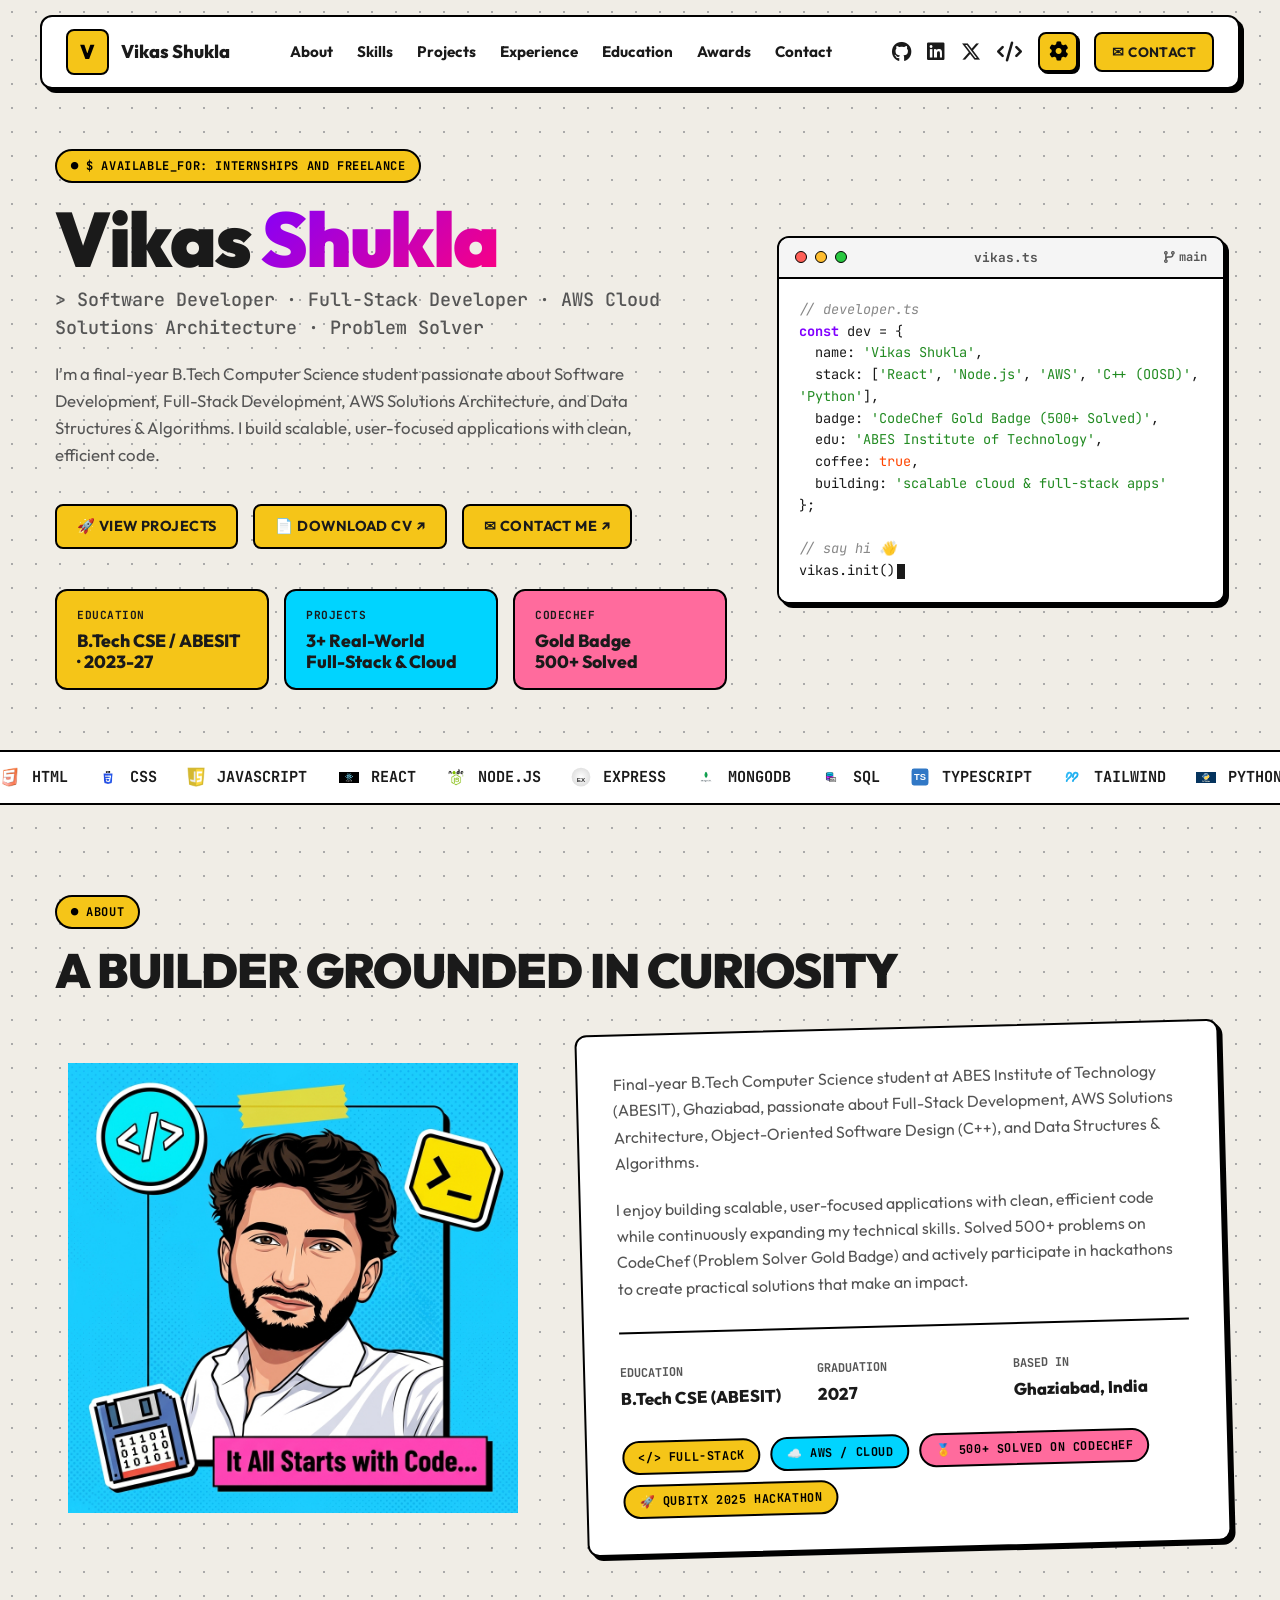
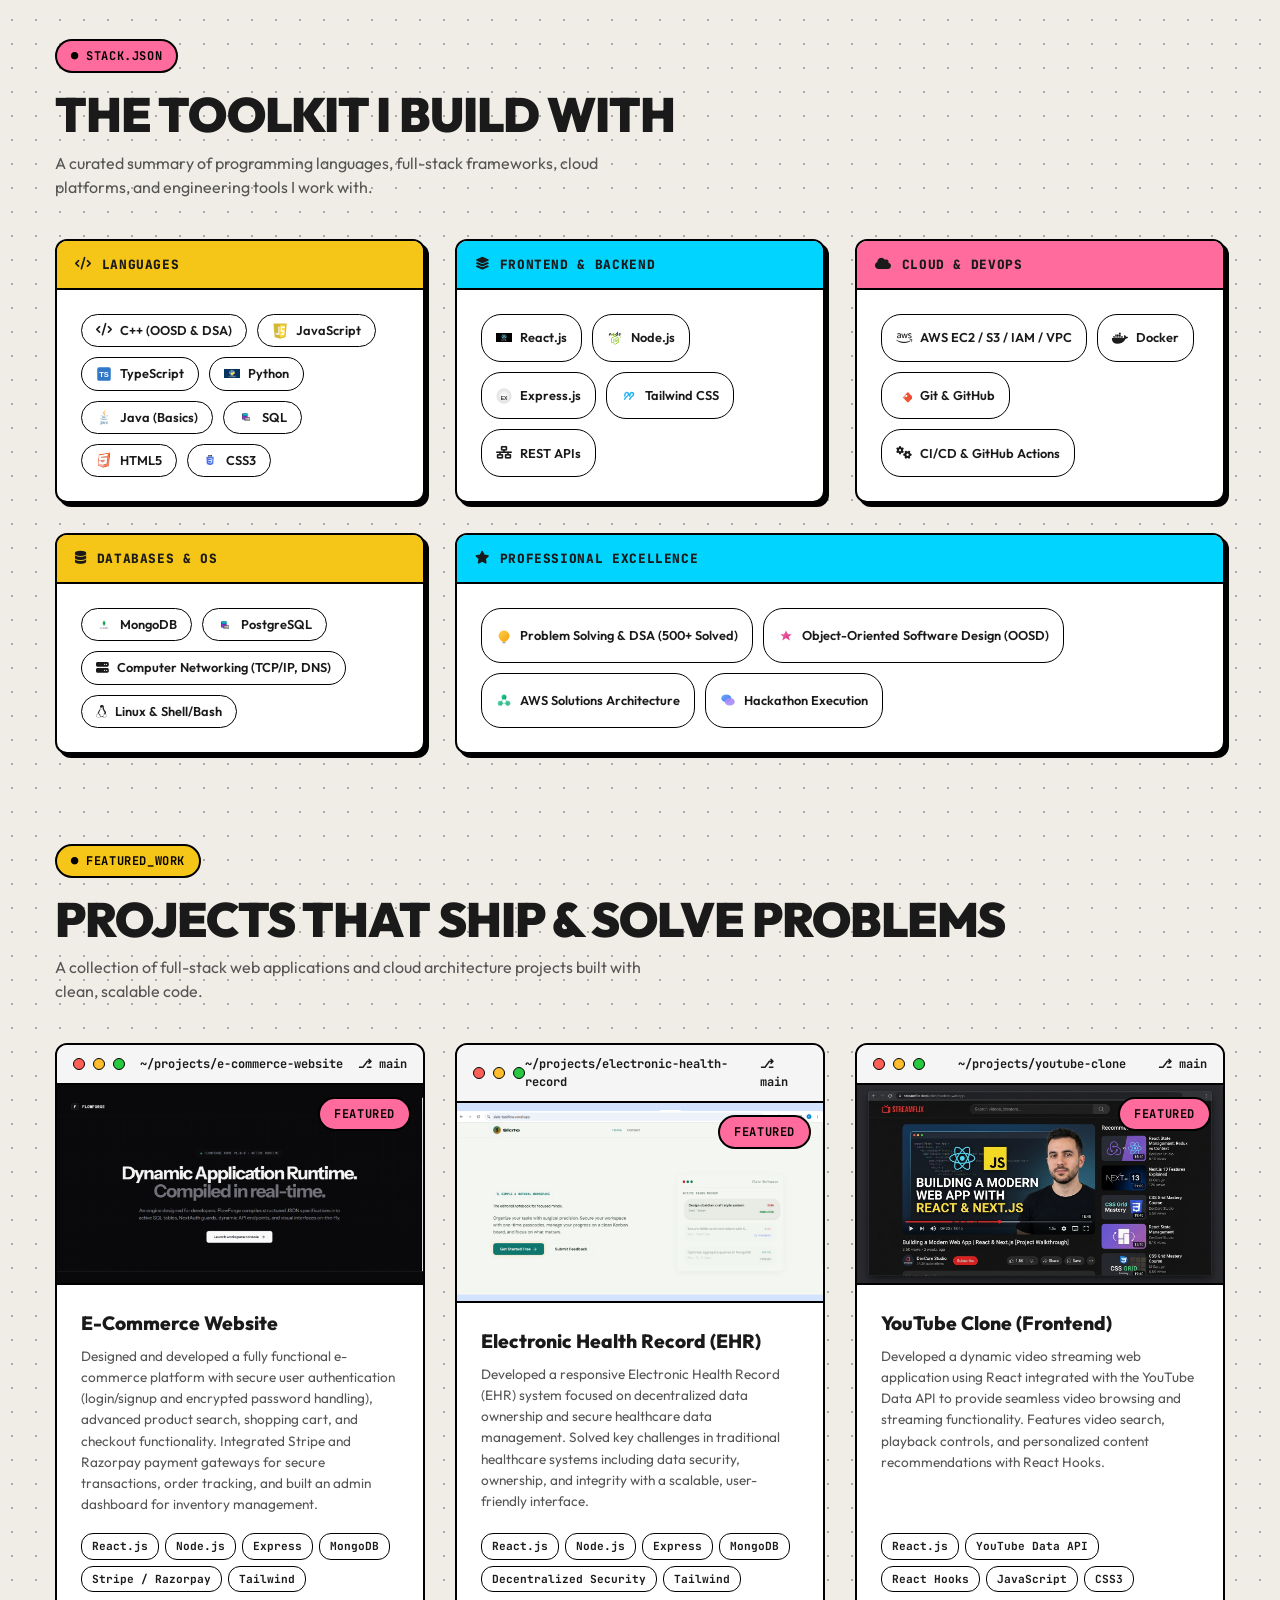
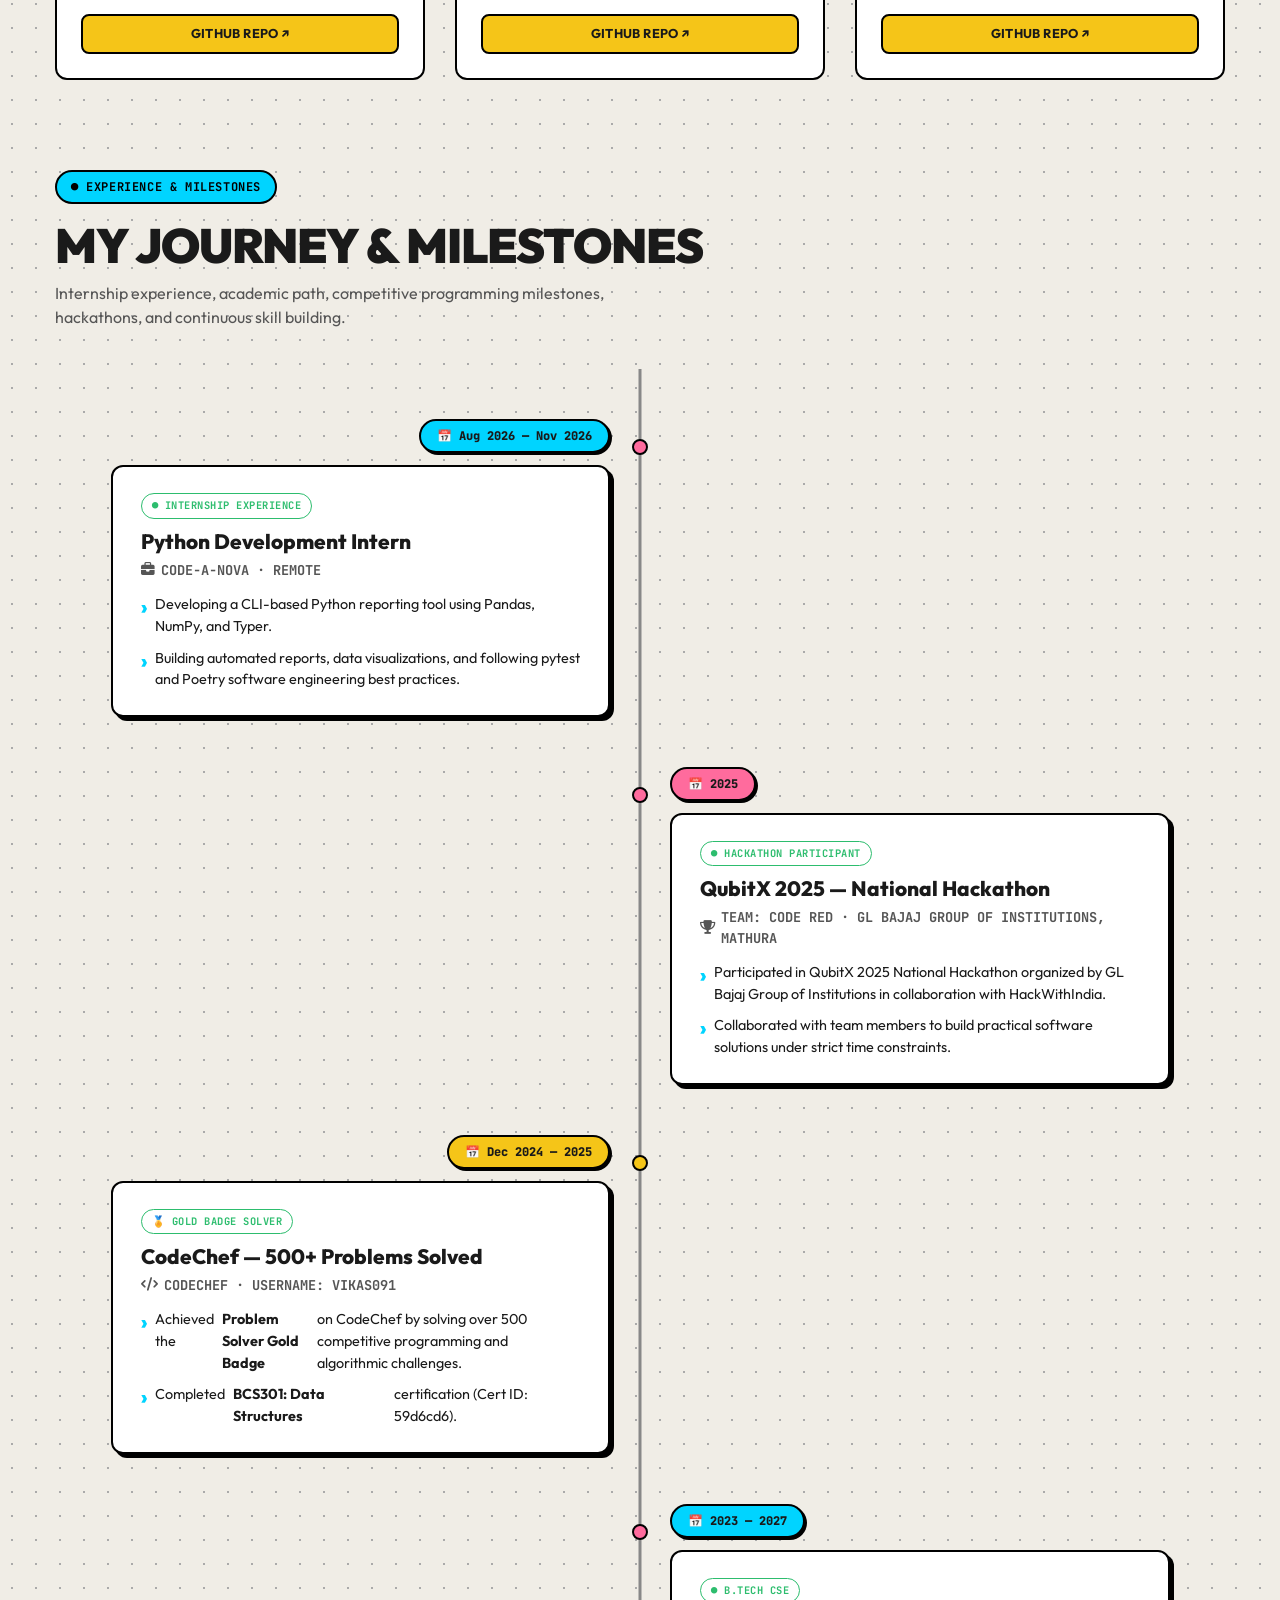
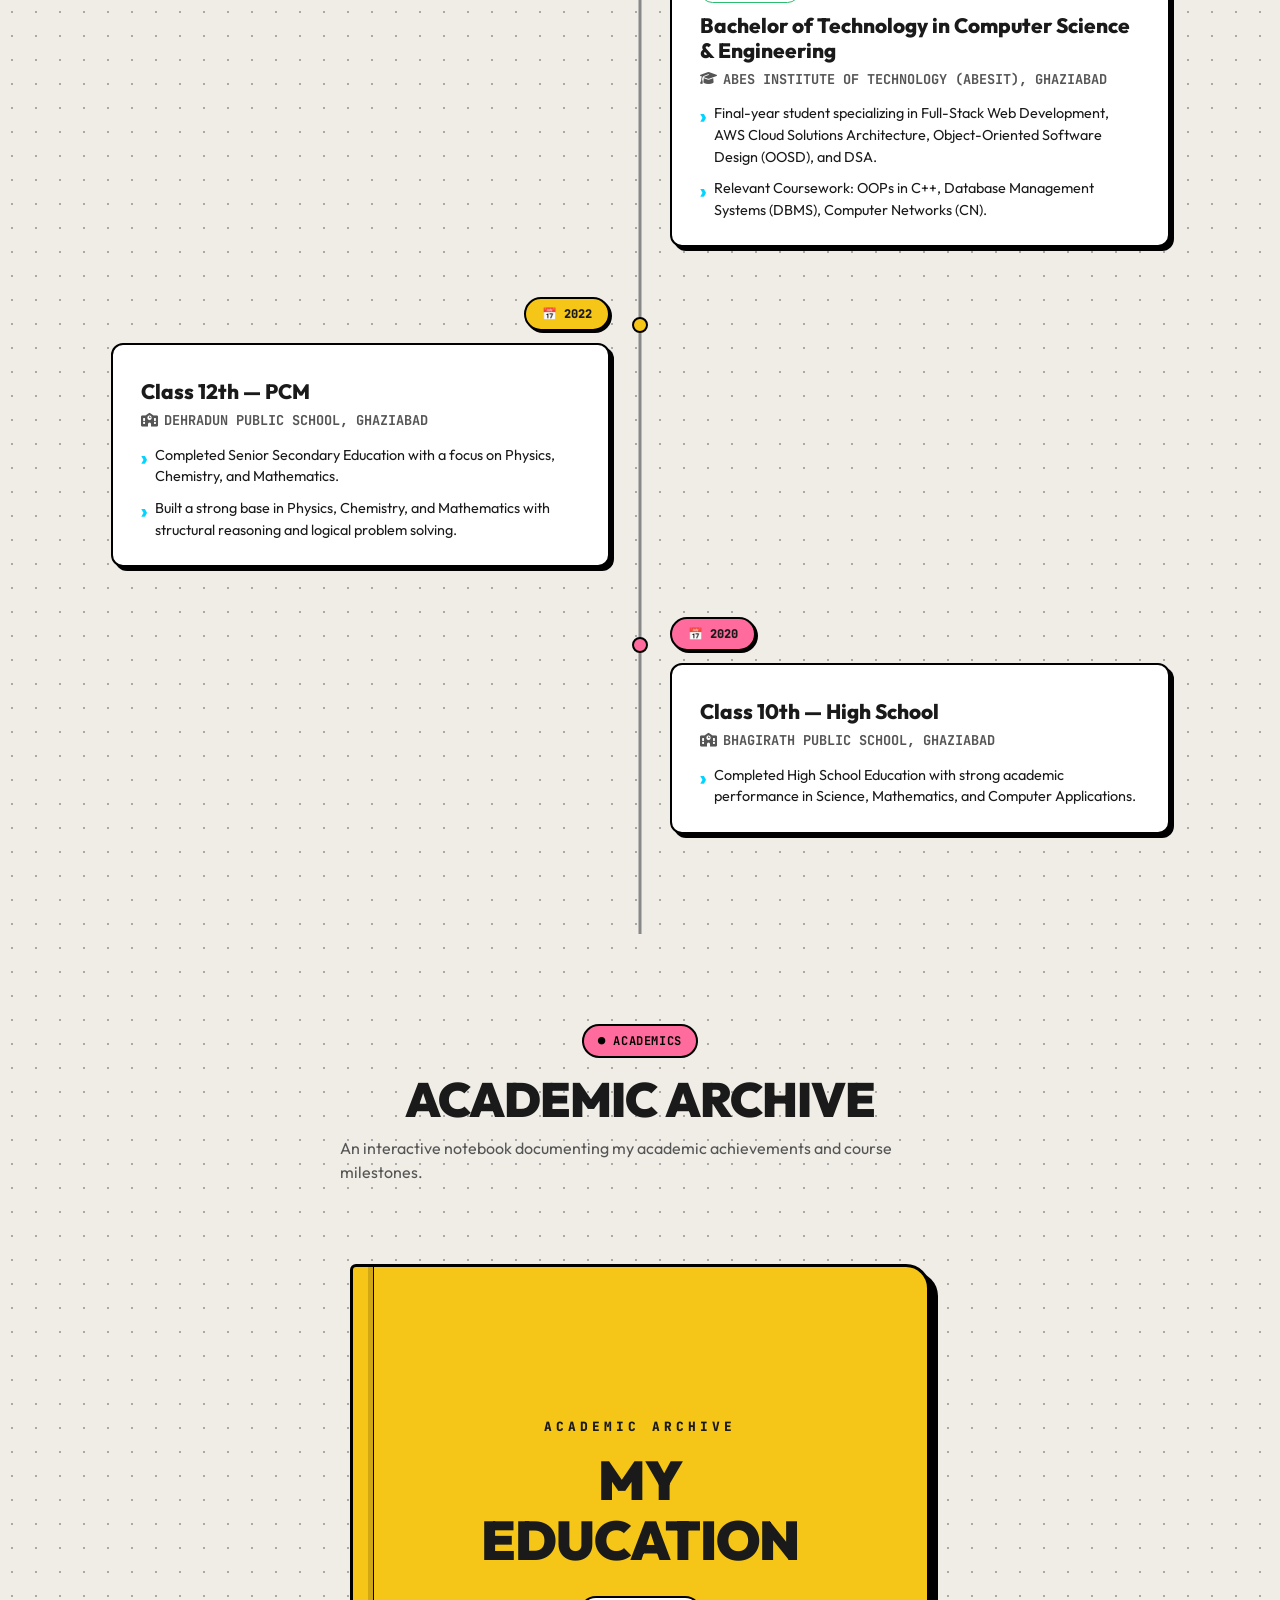
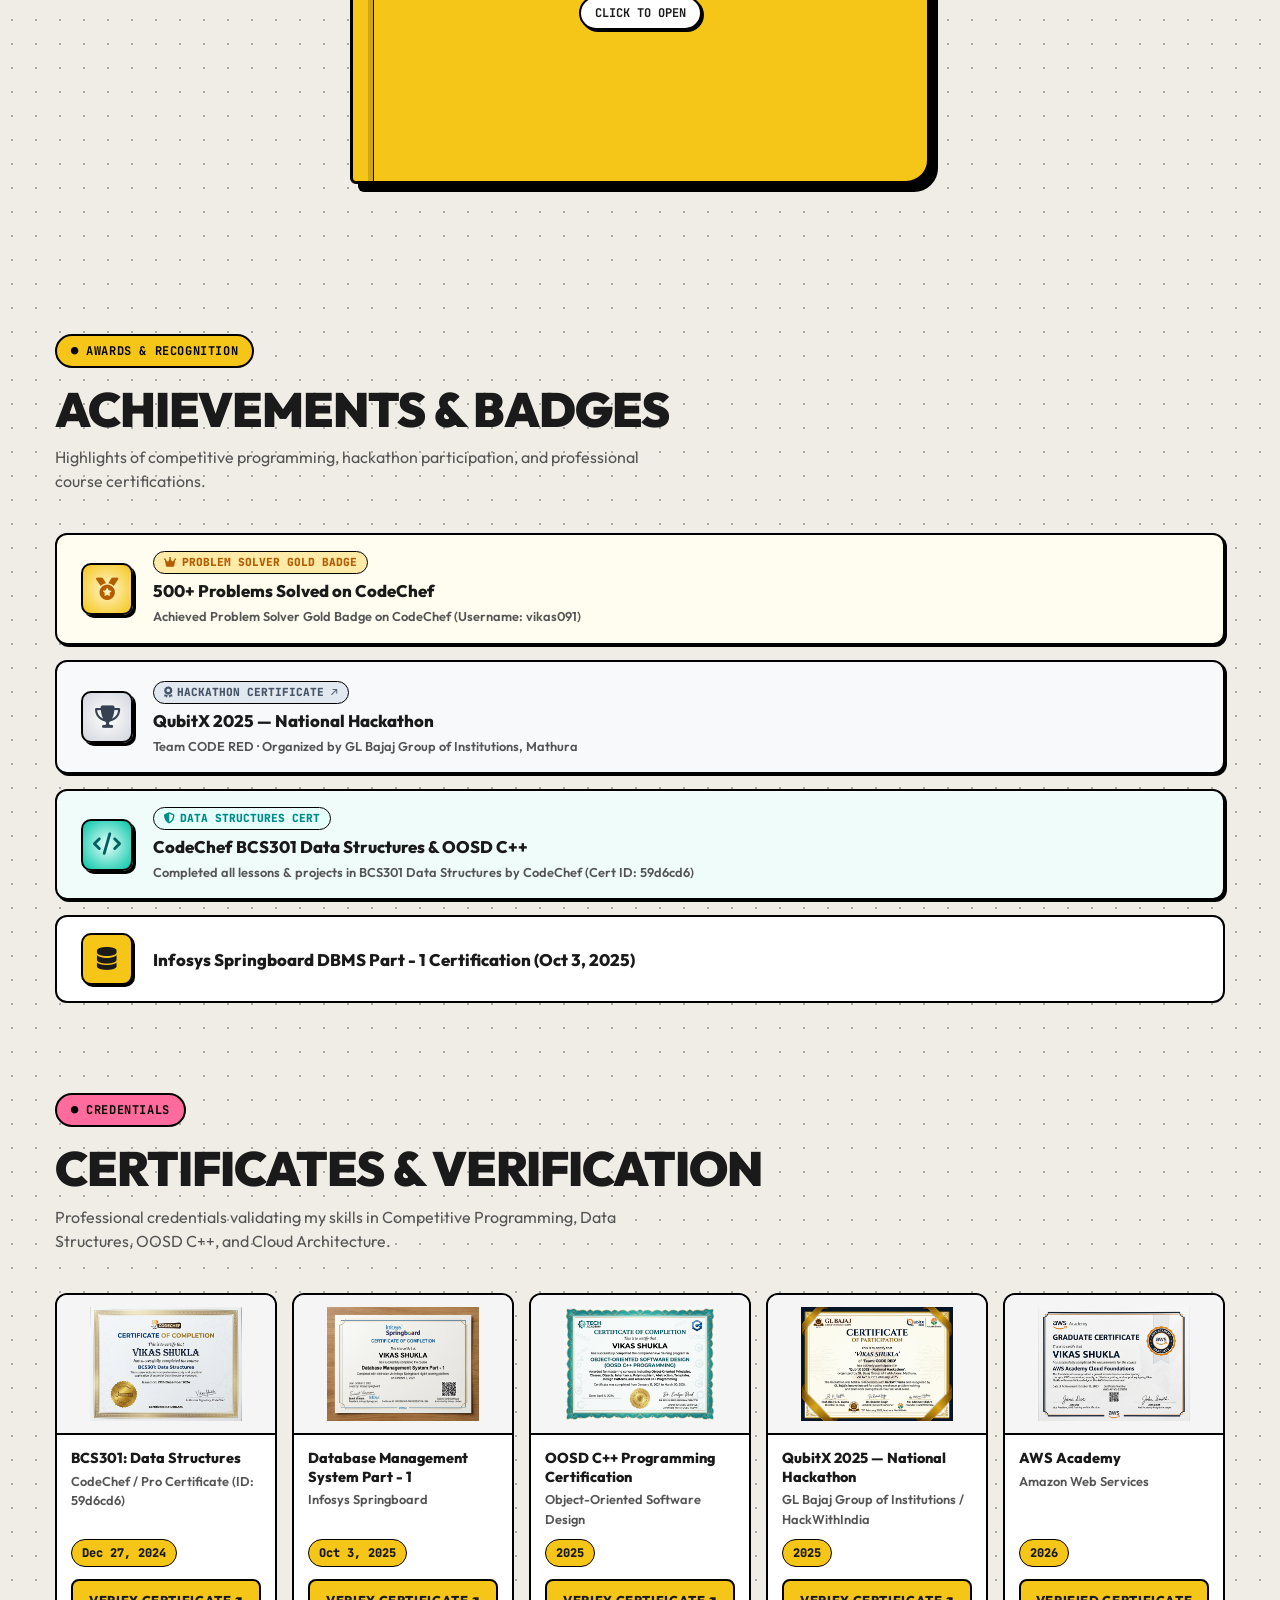
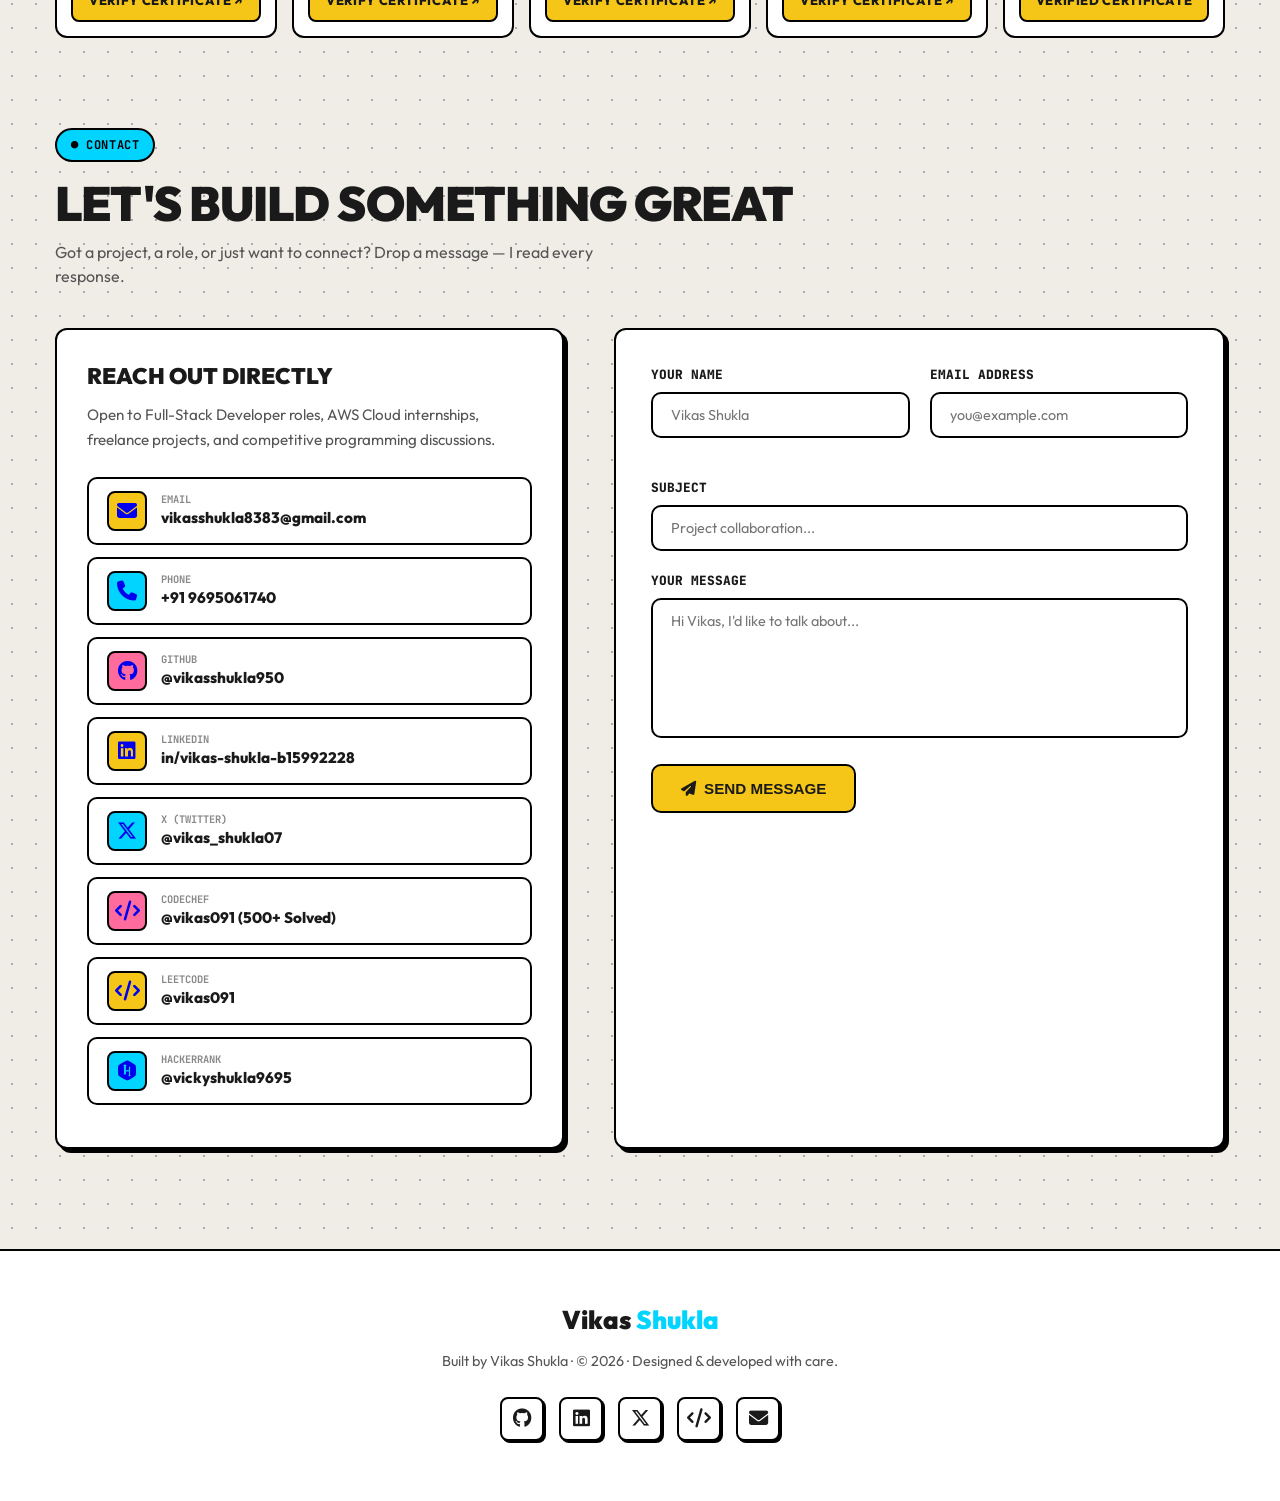
<file: index.html>
<!DOCTYPE html>
<html lang="en">

<head>
  <meta charset="UTF-8">
  <meta name="viewport" content="width=device-width, initial-scale=1.0">
  <meta http-equiv="Cache-Control" content="no-cache, no-store, must-revalidate">
  <meta http-equiv="Pragma" content="no-cache">
  <meta http-equiv="Expires" content="0">
  <title>Vikas Shukla | Neo-Brutalist Developer Portfolio</title>
  
  <!-- FontAwesome Icons -->
  <link rel="stylesheet" href="https://cdnjs.cloudflare.com/ajax/libs/font-awesome/6.5.0/css/all.min.css" />
  
  <!-- Custom Neo-Brutalist Stylesheet -->
  <link rel="stylesheet" href="static/css/style_naman.css">
</head>

<body>

  <!-- ================= SECTION 1: NAVBAR ================= -->
  <nav class="main-navbar">
    <div class="nav-left">
      <div class="nav-logo-box">V</div>
      <span class="nav-logo-text">Vikas Shukla</span>
    </div>

    <!-- Mobile Nav Toggle -->
    <button class="nav-toggle" onclick="toggleMenu()" aria-label="Toggle Menu">
      <span></span>
      <span></span>
      <span></span>
    </button>

    <div class="nav-center" id="navLinks">
      <a href="#about">About</a>
      <a href="#skills">Skills</a>
      <a href="#projects">Projects</a>
      <a href="#experience">Experience</a>
      <a href="#education">Education</a>
      <a href="#awards">Awards</a>
      <a href="#contact">Contact</a>
    </div>

    <div class="nav-right">
      <a href="https://github.com/vikasshukla950" target="_blank" class="nav-social-icon" aria-label="GitHub">
        <i class="fa-brands fa-github"></i>
      </a>
      <a href="https://www.linkedin.com/in/vikas-shukla-b15992228" target="_blank" class="nav-social-icon" aria-label="LinkedIn">
        <i class="fa-brands fa-linkedin"></i>
      </a>
      <a href="https://x.com/vikas_shukla07" target="_blank" class="nav-social-icon" aria-label="X (Twitter)">
        <i class="fa-brands fa-x-twitter"></i>
      </a>
      <a href="https://www.codechef.com/users/vikas091" target="_blank" class="nav-social-icon" aria-label="CodeChef">
        <i class="fa-solid fa-code"></i>
      </a>
      <div class="theme-select-container">
        <i class="fa-solid fa-gear theme-settings-icon" aria-hidden="true"></i>
        <select id="themeSelect" onchange="changeTheme(this.value)" class="theme-select-dropdown" aria-label="Select Theme Mode">
          <option value="light">☀️ Light</option>
          <option value="dark">🌙 Dark</option>
        </select>
      </div>
      <a href="#contact" class="neo-btn">✉ Contact</a>
    </div>
  </nav>

  <!-- ================= SECTION 2: HERO SECTION ================= -->
  <header class="hero-section">
    <div class="hero-left">
      <div class="neo-badge yellow">
        ● $ AVAILABLE_FOR: INTERNSHIPS AND FREELANCE
      </div>
      <h1 class="hero-name">
        Vikas <span class="gradient-text">Shukla</span>
      </h1>
      <p class="hero-subtitle">
        &gt; Software Developer · Full-Stack Developer · AWS Cloud Solutions Architecture · Problem Solver
      </p>
      <p class="hero-desc">
        I'm a final-year B.Tech Computer Science student passionate about Software Development, Full-Stack Development, AWS Solutions Architecture, and Data Structures & Algorithms. I build scalable, user-focused applications with clean, efficient code.
      </p>
      
      <div class="hero-actions">
        <a href="#projects" class="neo-btn">🚀 View Projects</a>
        <a href="https://drive.google.com/uc?export=download&id=1OrtqLlKYq6qP7BxSvKLZHG8vGYjhYtNX" download="Vikas_Shukla_CV.pdf" target="_blank" class="neo-btn">📄 Download CV ↗</a>
        <a href="#contact" class="neo-btn">✉ Contact Me ↗</a>
      </div>

      <div class="hero-stats">
        <div class="stat-box yellow">
          <div class="label">Education</div>
          <div class="value">B.Tech CSE / ABESIT<br>· 2023-27</div>
        </div>
        <div class="stat-box cyan">
          <div class="label">Projects</div>
          <div class="value">3+ Real-World<br>Full-Stack & Cloud</div>
        </div>
        <div class="stat-box pink">
          <div class="label">CodeChef</div>
          <div class="value">Gold Badge<br>500+ Solved</div>
        </div>
      </div>
    </div>

    <div class="hero-right">
      <div class="terminal-card">
        <div class="terminal-header">
          <div class="terminal-dots">
            <span class="traffic-dot dot-red"></span>
            <span class="traffic-dot dot-yellow"></span>
            <span class="traffic-dot dot-green"></span>
          </div>
          <div class="terminal-title">vikas.ts</div>
          <div class="terminal-branch"><i class="fa-solid fa-code-branch"></i> main</div>
        </div>
        <div class="terminal-body">
          <span class="code-cmt">// developer.ts</span><br>
          <span class="code-kw">const</span> dev = {<br>
          &nbsp;&nbsp;name: <span class="code-str">'Vikas Shukla'</span>,<br>
          &nbsp;&nbsp;stack: [<span class="code-str">'React'</span>, <span class="code-str">'Node.js'</span>, <span class="code-str">'AWS'</span>, <span class="code-str">'C++ (OOSD)'</span>, <span class="code-str">'Python'</span>],<br>
          &nbsp;&nbsp;badge: <span class="code-str">'CodeChef Gold Badge (500+ Solved)'</span>,<br>
          &nbsp;&nbsp;edu: <span class="code-str">'ABES Institute of Technology'</span>,<br>
          &nbsp;&nbsp;coffee: <span class="code-bool">true</span>,<br>
          &nbsp;&nbsp;building: <span class="code-str">'scalable cloud & full-stack apps'</span><br>
          };<br><br>
          <span class="code-cmt">// say hi 👋</span><br>
          <span id="terminal-command"></span><span class="code-cursor"></span>
        </div>
      </div>
    </div>
  </header>

  <!-- Tech Stack Marquee Ticker -->
  <div class="marquee-container">
    <div class="marquee-content">
      <!-- Item list duplicated for infinite scroll -->
      <div class="marquee-item"><img src="static/images/icons/html.png" alt="HTML"> HTML</div>
      <div class="marquee-item"><img src="static/images/icons/css.png" alt="CSS"> CSS</div>
      <div class="marquee-item"><img src="static/images/icons/JavaScript.png" alt="JavaScript"> JavaScript</div>
      <div class="marquee-item"><img src="static/images/icons/react.png" alt="React"> React</div>
      <div class="marquee-item"><img src="static/images/icons/node.png" alt="Node"> Node.js</div>
      <div class="marquee-item"><img src="static/images/icons/express.svg" alt="Express"> Express</div>
      <div class="marquee-item"><img src="static/images/icons/mongodb.png" alt="MongoDB"> MongoDB</div>
      <div class="marquee-item"><img src="static/images/icons/sql.png" alt="SQL"> SQL</div>
      <div class="marquee-item"><img src="static/images/icons/typescript.svg" alt="TypeScript"> TypeScript</div>
      <div class="marquee-item"><img src="static/images/icons/tailwind.svg" alt="Tailwind"> Tailwind</div>
      <div class="marquee-item"><img src="static/images/icons/python.png" alt="Python"> Python</div>
      <div class="marquee-item"><img src="static/images/icons/java.png" alt="Java"> Java</div>
      <div class="marquee-item"><img src="static/images/icons/git.svg" alt="Git"> Git</div>
      <div class="marquee-item"><img src="static/images/icons/dsa.png" alt="DSA"> DSA</div>

      <!-- Duplicate for looping -->
      <div class="marquee-item"><img src="static/images/icons/html.png" alt="HTML"> HTML</div>
      <div class="marquee-item"><img src="static/images/icons/css.png" alt="CSS"> CSS</div>
      <div class="marquee-item"><img src="static/images/icons/JavaScript.png" alt="JavaScript"> JavaScript</div>
      <div class="marquee-item"><img src="static/images/icons/react.png" alt="React"> React</div>
      <div class="marquee-item"><img src="static/images/icons/node.png" alt="Node"> Node.js</div>
      <div class="marquee-item"><img src="static/images/icons/express.svg" alt="Express"> Express</div>
      <div class="marquee-item"><img src="static/images/icons/mongodb.png" alt="MongoDB"> MongoDB</div>
      <div class="marquee-item"><img src="static/images/icons/sql.png" alt="SQL"> SQL</div>
      <div class="marquee-item"><img src="static/images/icons/typescript.svg" alt="TypeScript"> TypeScript</div>
      <div class="marquee-item"><img src="static/images/icons/tailwind.svg" alt="Tailwind"> Tailwind</div>
      <div class="marquee-item"><img src="static/images/icons/python.png" alt="Python"> Python</div>
      <div class="marquee-item"><img src="static/images/icons/java.png" alt="Java"> Java</div>
      <div class="marquee-item"><img src="static/images/icons/git.svg" alt="Git"> Git</div>
      <div class="marquee-item"><img src="static/images/icons/dsa.png" alt="DSA"> DSA</div>
    </div>
  </div>

  <!-- ================= SECTION 3: ABOUT SECTION ================= -->
  <section class="section-container animate-on-scroll" id="about">
    <div class="neo-badge yellow">● ABOUT</div>
    <h2 class="section-title">A Builder Grounded In Curiosity</h2>
    
    <div class="about-grid">
      <div class="photo-frame-clean">
        <img src="static/images/vikas.jpg?v=3" alt="Vikas Shukla" class="about-avatar-img">
      </div>

      <div class="bio-card">
        <p>
          Final-year B.Tech Computer Science student at ABES Institute of Technology (ABESIT), Ghaziabad, passionate about Full-Stack Development, AWS Solutions Architecture, Object-Oriented Software Design (C++), and Data Structures & Algorithms.
        </p>
        <p>
          I enjoy building scalable, user-focused applications with clean, efficient code while continuously expanding my technical skills. Solved 500+ problems on CodeChef (Problem Solver Gold Badge) and actively participate in hackathons to create practical solutions that make an impact.
        </p>
        
        <hr class="bio-divider">

        <div class="bio-stats">
          <div class="bio-stat-item">
            <div class="label">Education</div>
            <div class="val">B.Tech CSE (ABESIT)</div>
          </div>
          <div class="bio-stat-item">
            <div class="label">Graduation</div>
            <div class="val">2027</div>
          </div>
          <div class="bio-stat-item">
            <div class="label">Based In</div>
            <div class="val">Ghaziabad, India</div>
          </div>
        </div>

        <div class="bio-pills">
          <span class="neo-badge yellow">&lt;/&gt; Full-Stack</span>
          <span class="neo-badge cyan">☁️ AWS / Cloud</span>
          <span class="neo-badge pink">🏅 500+ Solved on CodeChef</span>
          <span class="neo-badge yellow">🚀 QubitX 2025 Hackathon</span>
        </div>
      </div>
    </div>
  </section>

  <!-- ================= SECTION 4: SKILLS SECTION ================= -->
  <section class="section-container animate-on-scroll" id="skills">
    <div class="neo-badge pink">● STACK.JSON</div>
    <h2 class="section-title">The Toolkit I Build With</h2>
    <p class="section-subtitle">A curated summary of programming languages, full-stack frameworks, cloud platforms, and engineering tools I work with.</p>

    <div class="skills-grid">
      <!-- Card 1: Languages -->
      <div class="skill-card">
        <div class="skill-card-header yellow">
          <i class="fa-solid fa-code"></i> LANGUAGES
        </div>
        <div class="skill-card-body">
          <div class="skill-pill"><i class="fa-solid fa-code"></i> C++ (OOSD & DSA)</div>
          <div class="skill-pill"><img src="static/images/icons/JavaScript.png" alt="JavaScript"> JavaScript</div>
          <div class="skill-pill"><img src="static/images/icons/typescript.svg" alt="TypeScript"> TypeScript</div>
          <div class="skill-pill"><img src="static/images/icons/python.png" alt="Python"> Python</div>
          <div class="skill-pill"><img src="static/images/icons/java.png" alt="Java"> Java (Basics)</div>
          <div class="skill-pill"><img src="static/images/icons/sql.png" alt="SQL"> SQL</div>
          <div class="skill-pill"><img src="static/images/icons/html.png" alt="HTML"> HTML5</div>
          <div class="skill-pill"><img src="static/images/icons/css.png" alt="CSS"> CSS3</div>
        </div>
      </div>

      <!-- Card 2: Frameworks & Web -->
      <div class="skill-card">
        <div class="skill-card-header cyan">
          <i class="fa-solid fa-layer-group"></i> FRONTEND & BACKEND
        </div>
        <div class="skill-card-body">
          <div class="skill-pill"><img src="static/images/icons/react.png" alt="React"> React.js</div>
          <div class="skill-pill"><img src="static/images/icons/node.png" alt="Node"> Node.js</div>
          <div class="skill-pill"><img src="static/images/icons/express.svg" alt="Express"> Express.js</div>
          <div class="skill-pill"><img src="static/images/icons/tailwind.svg" alt="Tailwind"> Tailwind CSS</div>
          <div class="skill-pill"><i class="fa-solid fa-network-wired"></i> REST APIs</div>
        </div>
      </div>

      <!-- Card 3: Cloud & DevOps -->
      <div class="skill-card">
        <div class="skill-card-header pink">
          <i class="fa-solid fa-cloud"></i> CLOUD & DEVOPS
        </div>
        <div class="skill-card-body">
          <div class="skill-pill"><i class="fa-brands fa-aws"></i> AWS EC2 / S3 / IAM / VPC</div>
          <div class="skill-pill"><i class="fa-brands fa-docker"></i> Docker</div>
          <div class="skill-pill"><img src="static/images/icons/git.svg" alt="Git"> Git & GitHub</div>
          <div class="skill-pill"><i class="fa-solid fa-gears"></i> CI/CD & GitHub Actions</div>
        </div>
      </div>

      <!-- Card 4: Databases & Networking -->
      <div class="skill-card">
        <div class="skill-card-header yellow">
          <i class="fa-solid fa-database"></i> DATABASES & OS
        </div>
        <div class="skill-card-body">
          <div class="skill-pill"><img src="static/images/icons/mongodb.png" alt="MongoDB"> MongoDB</div>
          <div class="skill-pill"><img src="static/images/icons/sql.png" alt="PostgreSQL"> PostgreSQL</div>
          <div class="skill-pill"><i class="fa-solid fa-server"></i> Computer Networking (TCP/IP, DNS)</div>
          <div class="skill-pill"><i class="fa-brands fa-linux"></i> Linux & Shell/Bash</div>
        </div>
      </div>

      <!-- Card 5: Soft Skills -->
      <div class="skill-card" style="grid-column: span 2;">
        <div class="skill-card-header cyan">
          <i class="fa-solid fa-star"></i> PROFESSIONAL EXCELLENCE
        </div>
        <div class="skill-card-body">
          <div class="skill-pill"><img src="static/images/icons/problem-solving.svg" alt="Problem Solving"> Problem Solving & DSA (500+ Solved)</div>
          <div class="skill-pill"><img src="static/images/icons/leadership.svg" alt="Leadership"> Object-Oriented Software Design (OOSD)</div>
          <div class="skill-pill"><img src="static/images/icons/teamwork.svg" alt="Teamwork"> AWS Solutions Architecture</div>
          <div class="skill-pill"><img src="static/images/icons/communication.svg" alt="Communication"> Hackathon Execution</div>
        </div>
      </div>
    </div>
  </section>

  <!-- ================= SECTION 5: PROJECTS SECTION ================= -->
  <section class="section-container animate-on-scroll" id="projects">
    <div class="neo-badge yellow">● FEATURED_WORK</div>
    <h2 class="section-title">Projects That Ship & Solve Problems</h2>
    <p class="section-subtitle">A collection of full-stack web applications and cloud architecture projects built with clean, scalable code.</p>

    <div class="projects-grid">
      <!-- Project 1: E-Commerce Website -->
      <div class="project-card">
        <div class="project-terminal-bar">
          <div class="terminal-dots">
            <span class="traffic-dot dot-red"></span>
            <span class="traffic-dot dot-yellow"></span>
            <span class="traffic-dot dot-green"></span>
          </div>
          <span>~/projects/e-commerce-website</span>
          <span>⎇ main</span>
        </div>
        <div class="project-image-box">
          <span class="neo-badge pink project-featured-badge">FEATURED</span>
          <img src="static/images/projects/flowforge.png" alt="E-Commerce Website" class="project-image">
        </div>
        <div class="project-body">
          <h3 class="project-title">E-Commerce Website</h3>
          <p class="project-desc">Designed and developed a fully functional e-commerce platform with secure user authentication (login/signup and encrypted password handling), advanced product search, shopping cart, and checkout functionality. Integrated Stripe and Razorpay payment gateways for secure transactions, order tracking, and built an admin dashboard for inventory management.</p>
          <div class="project-tech">
            <span class="project-tech-pill">React.js</span>
            <span class="project-tech-pill">Node.js</span>
            <span class="project-tech-pill">Express</span>
            <span class="project-tech-pill">MongoDB</span>
            <span class="project-tech-pill">Stripe / Razorpay</span>
            <span class="project-tech-pill">Tailwind</span>
          </div>
          <div class="project-actions">
            <a href="https://github.com/vikasshukla950/ecommerce-project" target="_blank" class="neo-btn">GitHub Repo ↗</a>
          </div>
        </div>
      </div>

      <!-- Project 2: Electronic Health Record (EHR) -->
      <div class="project-card">
        <div class="project-terminal-bar">
          <div class="terminal-dots">
            <span class="traffic-dot dot-red"></span>
            <span class="traffic-dot dot-yellow"></span>
            <span class="traffic-dot dot-green"></span>
          </div>
          <span>~/projects/electronic-health-record</span>
          <span>⎇ main</span>
        </div>
        <div class="project-image-box">
          <span class="neo-badge pink project-featured-badge">FEATURED</span>
          <img src="static/images/projects/slate.png" alt="Electronic Health Record (EHR)" class="project-image">
        </div>
        <div class="project-body">
          <h3 class="project-title">Electronic Health Record (EHR)</h3>
          <p class="project-desc">Developed a responsive Electronic Health Record (EHR) system focused on decentralized data ownership and secure healthcare data management. Solved key challenges in traditional healthcare systems including data security, ownership, and integrity with a scalable, user-friendly interface.</p>
          <div class="project-tech">
            <span class="project-tech-pill">React.js</span>
            <span class="project-tech-pill">Node.js</span>
            <span class="project-tech-pill">Express</span>
            <span class="project-tech-pill">MongoDB</span>
            <span class="project-tech-pill">Decentralized Security</span>
            <span class="project-tech-pill">Tailwind</span>
          </div>
          <div class="project-actions">
            <a href="https://github.com/vikasshukla950/ETH" target="_blank" class="neo-btn">GitHub Repo ↗</a>
          </div>
        </div>
      </div>

      <!-- Project 3: YouTube Clone (Frontend) -->
      <div class="project-card">
        <div class="project-terminal-bar">
          <div class="terminal-dots">
            <span class="traffic-dot dot-red"></span>
            <span class="traffic-dot dot-yellow"></span>
            <span class="traffic-dot dot-green"></span>
          </div>
          <span>~/projects/youtube-clone</span>
          <span>⎇ main</span>
        </div>
        <div class="project-image-box">
          <span class="neo-badge pink project-featured-badge">FEATURED</span>
          <img src="static/images/projects/youtube_app.jpg" alt="YouTube Clone" class="project-image">
        </div>
        <div class="project-body">
          <h3 class="project-title">YouTube Clone (Frontend)</h3>
          <p class="project-desc">Developed a dynamic video streaming web application using React integrated with the YouTube Data API to provide seamless video browsing and streaming functionality. Features video search, playback controls, and personalized content recommendations with React Hooks.</p>
          <div class="project-tech">
            <span class="project-tech-pill">React.js</span>
            <span class="project-tech-pill">YouTube Data API</span>
            <span class="project-tech-pill">React Hooks</span>
            <span class="project-tech-pill">JavaScript</span>
            <span class="project-tech-pill">CSS3</span>
          </div>
          <div class="project-actions">
            <a href="https://github.com/vikasshukla950" target="_blank" class="neo-btn">GitHub Repo ↗</a>
          </div>
        </div>
      </div>
    </div>
  </section>

  <!-- ================= SECTION 6: EXPERIENCE & EDUCATION SECTION ================= -->
  <section class="section-container animate-on-scroll" id="experience">
    <div class="neo-badge cyan">● EXPERIENCE & MILESTONES</div>
    <h2 class="section-title">My Journey & Milestones</h2>
    <p class="section-subtitle">Internship experience, academic path, competitive programming milestones, hackathons, and continuous skill building.</p>

    <div class="timeline-container">
      <div class="timeline-line"></div>

      <!-- Timeline Item 0: Code-A-Nova Internship -->
      <div class="timeline-item left cyan-date">
        <div class="timeline-dot"></div>
        <div class="timeline-card-wrapper">
          <div class="timeline-date-badge">📅 Aug 2026 — Nov 2026</div>
          <div class="timeline-card">
            <span class="neo-badge active-status">● Internship Experience</span>
            <h3 class="role-title">Python Development Intern</h3>
            <div class="org"><i class="fa-solid fa-briefcase"></i> Code-A-Nova · Remote</div>
            <ul>
              <li>Developing a CLI-based Python reporting tool using Pandas, NumPy, and Typer.</li>
              <li>Building automated reports, data visualizations, and following pytest and Poetry software engineering best practices.</li>
            </ul>
          </div>
        </div>
      </div>

      <!-- Timeline Item 1: QubitX 2025 Hackathon -->
      <div class="timeline-item right pink-date">
        <div class="timeline-dot"></div>
        <div class="timeline-card-wrapper">
          <div class="timeline-date-badge">📅 2025</div>
          <div class="timeline-card">
            <span class="neo-badge active-status">● Hackathon Participant</span>
            <h3 class="role-title">QubitX 2025 — National Hackathon</h3>
            <div class="org"><i class="fa-solid fa-trophy"></i> Team: CODE RED · GL Bajaj Group of Institutions, Mathura</div>
            <ul>
              <li>Participated in QubitX 2025 National Hackathon organized by GL Bajaj Group of Institutions in collaboration with HackWithIndia.</li>
              <li>Collaborated with team members to build practical software solutions under strict time constraints.</li>
            </ul>
          </div>
        </div>
      </div>

      <!-- Timeline Item 2: CodeChef Problem Solver Gold Badge -->
      <div class="timeline-item left yellow-date">
        <div class="timeline-dot" style="background: var(--yellow);"></div>
        <div class="timeline-card-wrapper">
          <div class="timeline-date-badge">📅 Dec 2024 — 2025</div>
          <div class="timeline-card">
            <span class="neo-badge active-status">🏅 Gold Badge Solver</span>
            <h3 class="role-title">CodeChef — 500+ Problems Solved</h3>
            <div class="org"><i class="fa-solid fa-code"></i> CodeChef · Username: vikas091</div>
            <ul>
              <li>Achieved the <b>Problem Solver Gold Badge</b> on CodeChef by solving over 500 competitive programming and algorithmic challenges.</li>
              <li>Completed <b>BCS301: Data Structures</b> certification (Cert ID: 59d6cd6).</li>
            </ul>
          </div>
        </div>
      </div>

      <!-- Timeline Item 3: B.Tech CSE -->
      <div class="timeline-item right cyan-date">
        <div class="timeline-dot"></div>
        <div class="timeline-card-wrapper">
          <div class="timeline-date-badge">📅 2023 — 2027</div>
          <div class="timeline-card">
            <span class="neo-badge active-status">● B.Tech CSE</span>
            <h3 class="role-title">Bachelor of Technology in Computer Science & Engineering</h3>
            <div class="org"><i class="fa-solid fa-graduation-cap"></i> ABES Institute of Technology (ABESIT), Ghaziabad</div>
            <ul>
              <li>Final-year student specializing in Full-Stack Web Development, AWS Cloud Solutions Architecture, Object-Oriented Software Design (OOSD), and DSA.</li>
              <li>Relevant Coursework: OOPs in C++, Database Management Systems (DBMS), Computer Networks (CN).</li>
            </ul>
          </div>
        </div>
      </div>

      <!-- Timeline Item 4: Class 12th PCM -->
      <div class="timeline-item left yellow-date">
        <div class="timeline-dot" style="background: var(--yellow);"></div>
        <div class="timeline-card-wrapper">
          <div class="timeline-date-badge">📅 2022</div>
          <div class="timeline-card">
            <h3 class="role-title">Class 12th — PCM</h3>
            <div class="org"><i class="fa-solid fa-school"></i> Dehradun Public School, Ghaziabad</div>
            <ul>
              <li>Completed Senior Secondary Education with a focus on Physics, Chemistry, and Mathematics.</li>
              <li>Built a strong base in Physics, Chemistry, and Mathematics with structural reasoning and logical problem solving.</li>
            </ul>
          </div>
        </div>
      </div>

      <!-- Timeline Item 5: Class 10th High School -->
      <div class="timeline-item right pink-date">
        <div class="timeline-dot"></div>
        <div class="timeline-card-wrapper">
          <div class="timeline-date-badge">📅 2020</div>
          <div class="timeline-card">
            <h3 class="role-title">Class 10th — High School</h3>
            <div class="org"><i class="fa-solid fa-school"></i> Bhagirath Public School, Ghaziabad</div>
            <ul>
              <li>Completed High School Education with strong academic performance in Science, Mathematics, and Computer Applications.</li>
            </ul>
          </div>
        </div>
      </div>
    </div>
  </section>

  <!-- ================= SECTION 6b: EDUCATION SECTION (Book Style) ================= -->
  <section class="section-container animate-on-scroll" id="education">
    <div class="neo-badge pink">● ACADEMICS</div>
    <h2 class="section-title">Academic Archive</h2>
    <p class="section-subtitle">An interactive notebook documenting my academic achievements and course milestones.</p>
    
    <div class="book-stage" id="bookStage">
      <div class="book">
        
        <!-- COVER -->
        <div class="cover front" onclick="toggleBook()">
          <div class="cover-design">
            <h4>ACADEMIC ARCHIVE</h4>
            <h1>MY<br>EDUCATION</h1>
            <span class="hint" id="hint">Click To Open</span>
          </div>
        </div>

        <!-- PAGES -->
        <div class="pages">
          <div class="page-stack" id="pageStack">

            <!-- PAGE 1: B.Tech -->
            <div class="page active">
              <div class="edu-card">
                <i class="fa-solid fa-laptop-code edu-icon"></i>
                <h3>2023 — 2027</h3>
                <h2>B.Tech in Computer Science & Engineering</h2>
                <h4>ABES Institute of Technology, Ghaziabad</h4>
                <div class="divider"></div>
                <p>
                  Specializing in Full-Stack Web Engineering, AWS Solutions Architecture, OOSD C++, and Data Structures & Algorithms (DSA).
                  Focused on building scalable applications with clean, efficient code.
                </p>
              </div>
              <div class="page-nav">
                <span></span>
                <button class="neo-btn small-btn" onclick="nextPage()">Next →</button>
              </div>
            </div>

            <!-- PAGE 2: Class 12th -->
            <div class="page">
              <div class="edu-card">
                <i class="fa-solid fa-flask edu-icon"></i>
                <h3>2022</h3>
                <h2>Class 12th (PCM)</h2>
                <h4>Dehradun Public School, Ghaziabad</h4>
                <div class="divider"></div>
                <p>
                  Built a solid foundation in Physics, Chemistry, and Mathematics.
                  Excelled in structural reasoning and logical problem solving.
                </p>
              </div>
              <div class="page-nav">
                <button class="neo-btn neo-btn-outline small-btn" onclick="prevPage()">← Prev</button>
                <button class="neo-btn small-btn" onclick="nextPage()">Next →</button>
              </div>
            </div>

            <!-- PAGE 3: Class 10th -->
            <div class="page">
              <div class="edu-card">
                <i class="fa-solid fa-school edu-icon"></i>
                <h3>2020</h3>
                <h2>Class 10th (High School)</h2>
                <h4>Bhagirath Public School, Ghaziabad</h4>
                <div class="divider"></div>
                <p>
                  Completed High School with excellence in Mathematics, Science, and Computer Studies, developing an early passion for computing.
                </p>
              </div>
              <div class="page-nav">
                <button class="neo-btn neo-btn-outline small-btn" onclick="prevPage()">← Prev</button>
                <button class="neo-btn small-btn" onclick="toggleBook()">Close</button>
              </div>
            </div>

          </div>
        </div>

      </div>
    </div>
  </section>

  <!-- ================= SECTION 7: AWARDS / ACHIEVEMENTS SECTION ================= -->
  <section class="section-container animate-on-scroll" id="awards">
    <div class="neo-badge yellow">● AWARDS & RECOGNITION</div>
    <h2 class="section-title">Achievements & Badges</h2>
    <p class="section-subtitle">Highlights of competitive programming, hackathon participation, and professional course certifications.</p>

    <div class="achievements-list">
      <!-- Achievement 1: CodeChef Gold Badge -->
      <div class="achievement-card featured-finalist">
        <div class="achievement-icon gold-glow"><i class="fa-solid fa-medal"></i></div>
        <div class="achievement-info-block">
          <div class="achievement-badge gold"><i class="fa-solid fa-crown"></i> Problem Solver Gold Badge</div>
          <div class="achievement-title">500+ Problems Solved on CodeChef</div>
          <div class="achievement-sub">Achieved Problem Solver Gold Badge on CodeChef (Username: vikas091)</div>
        </div>
      </div>

      <!-- Achievement 2: QubitX 2025 -->
      <div class="achievement-card featured-winner">
        <div class="achievement-icon silver-glow"><i class="fa-solid fa-trophy"></i></div>
        <div class="achievement-info-block">
          <a href="https://drive.google.com/file/d/1Rx-1ny0kg7Koskzejn47UEpISgqeBRpz/view?usp=sharing" target="_blank" style="text-decoration: none;">
            <div class="achievement-badge silver"><i class="fa-solid fa-award"></i> Hackathon Certificate ↗</div>
          </a>
          <div class="achievement-title">QubitX 2025 — National Hackathon</div>
          <div class="achievement-sub">Team CODE RED · Organized by GL Bajaj Group of Institutions, Mathura</div>
        </div>
      </div>

      <!-- Achievement 3: OOSD C++ & CodeChef Cert -->
      <div class="achievement-card featured-credential">
        <div class="achievement-icon teal-glow"><i class="fa-solid fa-code"></i></div>
        <div class="achievement-info-block">
          <div class="achievement-badge teal"><i class="fa-solid fa-shield-halved"></i> Data Structures Cert</div>
          <div class="achievement-title">CodeChef BCS301 Data Structures & OOSD C++</div>
          <div class="achievement-sub">Completed all lessons & projects in BCS301 Data Structures by CodeChef (Cert ID: 59d6cd6)</div>
        </div>
      </div>

      <!-- Achievement 4: Infosys Springboard DBMS -->
      <div class="achievement-card">
        <div class="achievement-icon yellow"><i class="fa-solid fa-database"></i></div>
        <div class="achievement-title">Infosys Springboard DBMS Part - 1 Certification (Oct 3, 2025)</div>
      </div>
    </div>
  </section>

  <!-- ================= SECTION 8: CERTIFICATES SECTION ================= -->
  <section class="section-container animate-on-scroll" id="certificates">
    <div class="neo-badge pink">● CREDENTIALS</div>
    <h2 class="section-title">Certificates & Verification</h2>
    <p class="section-subtitle">Professional credentials validating my skills in Competitive Programming, Data Structures, OOSD C++, and Cloud Architecture.</p>

    <div class="certs-grid">
      <!-- Cert 1: CodeChef BCS301 Data Structures -->
      <div class="cert-card">
        <div class="cert-image-box">
          <img src="static/images/certs/vikas_codechef.jpg" alt="Data Structures - CodeChef">
        </div>
        <div class="cert-body">
          <h3 class="cert-title">BCS301: Data Structures</h3>
          <div class="cert-platform">CodeChef / Pro Certificate (ID: 59d6cd6)</div>
          <div class="cert-date">Dec 27, 2024</div>
          <a href="https://www.codechef.com/certificates/public/59d6cd6" target="_blank" class="cert-btn">Verify Certificate ↗</a>
        </div>
      </div>

      <!-- Cert 2: Infosys Springboard DBMS -->
      <div class="cert-card">
        <div class="cert-image-box">
          <img src="static/images/certs/vikas_dbms.jpg" alt="Database Management System Part - 1">
        </div>
        <div class="cert-body">
          <h3 class="cert-title">Database Management System Part - 1</h3>
          <div class="cert-platform">Infosys Springboard</div>
          <div class="cert-date">Oct 3, 2025</div>
          <a href="https://verify.onwingspan.com" target="_blank" class="cert-btn">Verify Certificate ↗</a>
        </div>
      </div>

      <!-- Cert 3: OOSD C++ Programming -->
      <div class="cert-card">
        <div class="cert-image-box">
          <img src="static/images/certs/vikas_oosd.jpg" alt="OOSD C++ Programming">
        </div>
        <div class="cert-body">
          <h3 class="cert-title">OOSD C++ Programming Certification</h3>
          <div class="cert-platform">Object-Oriented Software Design</div>
          <div class="cert-date">2025</div>
          <a href="https://drive.google.com/file/d/1Rx-1ny0kg7Koskzejn47UEpISgqeBRpz/view?usp=sharing" target="_blank" class="cert-btn">Verify Certificate ↗</a>
        </div>
      </div>

      <!-- Cert 4: QubitX 2025 Hackathon -->
      <div class="cert-card">
        <div class="cert-image-box">
          <img src="static/images/certs/vikas_qubitx.jpg" alt="QubitX 2025 National Hackathon">
        </div>
        <div class="cert-body">
          <h3 class="cert-title">QubitX 2025 — National Hackathon</h3>
          <div class="cert-platform">GL Bajaj Group of Institutions / HackWithIndia</div>
          <div class="cert-date">2025</div>
          <a href="https://drive.google.com/file/d/1Rx-1ny0kg7Koskzejn47UEpISgqeBRpz/view?usp=sharing" target="_blank" class="cert-btn">Verify Certificate ↗</a>
        </div>
      </div>

      <!-- Cert 5: AWS Academy -->
      <div class="cert-card">
        <div class="cert-image-box">
          <img src="static/images/certs/vikas_aws_academy.jpg" alt="AWS Academy - Amazon">
        </div>
        <div class="cert-body">
          <h3 class="cert-title">AWS Academy</h3>
          <div class="cert-platform">Amazon Web Services</div>
          <div class="cert-date">2026</div>
          <a href="#" target="_blank" class="cert-btn">Verified Certificate</a>
        </div>
      </div>
    </div>
  </section>

  <!-- ================= SECTION 9: CONTACT SECTION ================= -->
  <section class="section-container animate-on-scroll" id="contact">
    <div class="neo-badge cyan">● CONTACT</div>
    <h2 class="section-title">Let's Build Something Great</h2>
    <p class="section-subtitle">Got a project, a role, or just want to connect? Drop a message — I read every response.</p>

    <div class="contact-grid">
      <!-- Left Box -->
      <div class="contact-card-left">
        <h3>Reach out directly</h3>
        <p>Open to Full-Stack Developer roles, AWS Cloud internships, freelance projects, and competitive programming discussions.</p>
        
        <a href="mailto:vikasshukla8383@gmail.com" class="contact-link">
          <div class="contact-link-icon yellow"><i class="fa-solid fa-envelope"></i></div>
          <div class="contact-link-details">
            <span class="contact-link-label">Email</span>
            <span class="contact-link-value">vikasshukla8383@gmail.com</span>
          </div>
        </a>

        <a href="tel:+919695061740" class="contact-link">
          <div class="contact-link-icon cyan"><i class="fa-solid fa-phone"></i></div>
          <div class="contact-link-details">
            <span class="contact-link-label">Phone</span>
            <span class="contact-link-value">+91 9695061740</span>
          </div>
        </a>

        <a href="https://github.com/vikasshukla950" target="_blank" class="contact-link">
          <div class="contact-link-icon pink"><i class="fa-brands fa-github"></i></div>
          <div class="contact-link-details">
            <span class="contact-link-label">GitHub</span>
            <span class="contact-link-value">@vikasshukla950</span>
          </div>
        </a>

        <a href="https://www.linkedin.com/in/vikas-shukla-b15992228" target="_blank" class="contact-link">
          <div class="contact-link-icon yellow"><i class="fa-brands fa-linkedin"></i></div>
          <div class="contact-link-details">
            <span class="contact-link-label">LinkedIn</span>
            <span class="contact-link-value">in/vikas-shukla-b15992228</span>
          </div>
        </a>

        <a href="https://x.com/vikas_shukla07" target="_blank" class="contact-link">
          <div class="contact-link-icon cyan"><i class="fa-brands fa-x-twitter"></i></div>
          <div class="contact-link-details">
            <span class="contact-link-label">X (Twitter)</span>
            <span class="contact-link-value">@vikas_shukla07</span>
          </div>
        </a>

        <a href="https://www.codechef.com/users/vikas091" target="_blank" class="contact-link">
          <div class="contact-link-icon pink"><i class="fa-solid fa-code"></i></div>
          <div class="contact-link-details">
            <span class="contact-link-label">CodeChef</span>
            <span class="contact-link-value">@vikas091 (500+ Solved)</span>
          </div>
        </a>

        <a href="https://leetcode.com/u/vikas091/" target="_blank" class="contact-link">
          <div class="contact-link-icon yellow"><i class="fa-solid fa-code"></i></div>
          <div class="contact-link-details">
            <span class="contact-link-label">LeetCode</span>
            <span class="contact-link-value">@vikas091</span>
          </div>
        </a>

        <a href="https://www.hackerrank.com/profile/vickyshukla9695" target="_blank" class="contact-link">
          <div class="contact-link-icon cyan"><i class="fa-brands fa-hackerrank"></i></div>
          <div class="contact-link-details">
            <span class="contact-link-label">HackerRank</span>
            <span class="contact-link-value">@vickyshukla9695</span>
          </div>
        </a>
      </div>

      <!-- Right Box -->
      <div class="contact-card-right">
        <form id="contactForm" onsubmit="handleFormSubmit(event)">
          <div class="form-row">
            <div class="form-group">
              <label for="name">Your name</label>
              <input type="text" id="name" name="name" class="form-input" placeholder="Vikas Shukla" required>
            </div>
            <div class="form-group">
              <label for="email">Email address</label>
              <input type="email" id="email" name="email" class="form-input" placeholder="you@example.com" required>
            </div>
          </div>
          <div class="form-group">
            <label for="subject">Subject</label>
            <input type="text" id="subject" name="_subject" class="form-input" placeholder="Project collaboration..." required>
          </div>
          <div class="form-group">
            <label for="message">Your message</label>
            <textarea id="message" name="message" class="form-textarea" placeholder="Hi Vikas, I'd like to talk about..." required></textarea>
          </div>
          <button type="submit" id="submitBtn" class="submit-btn">
            <i class="fa-solid fa-paper-plane"></i> Send Message
          </button>
        </form>
      </div>
    </div>
  </section>

  <!-- ================= SECTION 10: FOOTER ================= -->
  <footer class="site-footer">
    <div class="footer-name">Vikas <span>Shukla</span></div>
    <p class="footer-copy">Built by Vikas Shukla · © 2026 · Designed & developed with care.</p>
    
    <div class="footer-socials">
      <a href="https://github.com/vikasshukla950" target="_blank" class="footer-social-btn" aria-label="GitHub">
        <i class="fa-brands fa-github"></i>
      </a>
      <a href="https://www.linkedin.com/in/vikas-shukla-b15992228" target="_blank" class="footer-social-btn" aria-label="LinkedIn">
        <i class="fa-brands fa-linkedin"></i>
      </a>
      <a href="https://x.com/vikas_shukla07" target="_blank" class="footer-social-btn" aria-label="X (Twitter)">
        <i class="fa-brands fa-x-twitter"></i>
      </a>
      <a href="https://www.codechef.com/users/vikas091" target="_blank" class="footer-social-btn" aria-label="CodeChef">
        <i class="fa-solid fa-code"></i>
      </a>
      <a href="mailto:vikasshukla8383@gmail.com" class="footer-social-btn" aria-label="Email">
        <i class="fa-solid fa-envelope"></i>
      </a>
    </div>

    <!-- Scroll-to-Top Button -->
    <button class="scroll-top-btn" id="scrollTopBtn" onclick="scrollToTop()" aria-label="Scroll to Top">
      <i class="fa-solid fa-arrow-up"></i>
    </button>
  </footer>

  <!-- YouTube Video Modal Player -->
  <div id="videoModal" class="video-modal">
    <div class="video-box">
      <button class="video-close-btn" onclick="closeVideo()">&times;</button>
      <iframe id="videoIframe" width="100%" height="100%" src="" frameborder="0" allow="accelerometer; autoplay; clipboard-write; encrypted-media; gyroscope; picture-in-picture" allowfullscreen></iframe>
    </div>
  </div>

  <!-- ================= SCRIPTS ================= -->
  <script>
    /* ==========================================================
       1. MOBILE MENU TOGGLE
       ========================================================== */
    function toggleMenu() {
      const navLinks = document.getElementById('navLinks');
      navLinks.classList.toggle('show');
    }

    /* Close menu when a link is clicked */
    document.querySelectorAll('.nav-center a').forEach(link => {
      link.addEventListener('click', () => {
        const navLinks = document.getElementById('navLinks');
        navLinks.classList.remove('show');
      });
    });

    /* ==========================================================
       2. SCROLL TO TOP TRIGGER
       ========================================================== */
    const scrollTopBtn = document.getElementById('scrollTopBtn');
    window.addEventListener('scroll', () => {
      if (window.scrollY > 300) {
        scrollTopBtn.classList.add('visible');
      } else {
        scrollTopBtn.classList.remove('visible');
      }
    });

    function scrollToTop() {
      window.scrollTo({
        top: 0,
        behavior: 'smooth'
      });
    }

    /* ==========================================================
       3. SCROLL REVEAL ANIMATIONS
       ========================================================== */
    const revealElements = document.querySelectorAll('.animate-on-scroll');
    const revealObserver = new IntersectionObserver((entries, observer) => {
      entries.forEach(entry => {
        if (entry.isIntersecting) {
          entry.target.classList.add('visible');
          observer.unobserve(entry.target);
        }
      });
    }, {
      threshold: 0.05
    });

    revealElements.forEach(el => revealObserver.observe(el));

    /* ==========================================================
       4. TERMINAL TYPING CURSOR SIMULATION
       ========================================================== */
    const commandText = "vikas.init()";
    const terminalCommand = document.getElementById('terminal-command');
    let charIndex = 0;

    function typeTerminalCommand() {
      if (charIndex < commandText.length) {
        terminalCommand.textContent += commandText.charAt(charIndex);
        charIndex++;
        setTimeout(typeTerminalCommand, 130);
      }
    }

    window.addEventListener('DOMContentLoaded', () => {
      setTimeout(typeTerminalCommand, 1000);
    });

    /* ==========================================================
       5. YOUTUBE VIDEO MODAL CONTROLLER
       ========================================================== */
    const videoModal = document.getElementById('videoModal');
    const videoIframe = document.getElementById('videoIframe');

    function openVideo(url) {
      let embedUrl = url;
      if (url.includes('youtube.com/watch?v=')) {
        const videoId = url.split('v=')[1].split('&')[0];
        embedUrl = `https://www.youtube.com/embed/${videoId}?autoplay=1`;
      } else if (url.includes('youtu.be/')) {
        const videoId = url.split('youtu.be/')[1].split('?')[0];
        embedUrl = `https://www.youtube.com/embed/${videoId}?autoplay=1`;
      } else if (!url.includes('embed') && !url.startsWith('http')) {
        embedUrl = `https://www.youtube.com/embed/${url}?autoplay=1`;
      }
      
      videoIframe.src = embedUrl;
      videoModal.classList.add('show');
    }

    function closeVideo() {
      videoIframe.src = "";
      videoModal.classList.remove('show');
    }

    window.addEventListener('click', (e) => {
      if (e.target === videoModal) {
        closeVideo();
      }
    });

    /* ==========================================================
       6. FORM SUBMISSION HANDLER
       ========================================================== */
    function handleFormSubmit(event) {
      event.preventDefault();
      const submitBtn = document.getElementById('submitBtn');
      const originalBtnHtml = submitBtn.innerHTML;

      submitBtn.disabled = true;
      submitBtn.innerHTML = `<i class="fa-solid fa-spinner fa-spin"></i> Sending...`;

      const name = document.getElementById('name').value;
      const email = document.getElementById('email').value;
      const subject = document.getElementById('subject').value;
      const message = document.getElementById('message').value;

      fetch("https://formsubmit.co/ajax/vikasshukla8383@gmail.com", {
        method: "POST",
        headers: { 
            "Content-Type": "application/json",
            "Accept": "application/json"
        },
        body: JSON.stringify({
            name: name,
            email: email,
            _subject: subject,
            message: message
        })
      })
      .then(response => {
        if (response.ok) {
          return response.json();
        }
        throw new Error("Network response was not ok.");
      })
      .then(data => {
        alert("Thank you! Your message has been sent directly to Vikas.");
        document.getElementById('contactForm').reset();
      })
      .catch(error => {
        console.error("Form transmission error:", error);
        alert("Oops! There was an issue sending your message. Please try again or email directly.");
      })
      .finally(() => {
        submitBtn.disabled = false;
        submitBtn.innerHTML = originalBtnHtml;
      });
    }

    /* ==========================================================
       7. THEME TRANSITION CONTROLLER
       ========================================================== */
    function changeTheme(themeName) {
      document.documentElement.setAttribute('data-theme', themeName);
      localStorage.setItem('vikas-portfolio-theme', themeName);
    }

    window.addEventListener('DOMContentLoaded', () => {
      const savedTheme = localStorage.getItem('vikas-portfolio-theme') || 'light';
      const finalTheme = (savedTheme === 'light' || savedTheme === 'dark') ? savedTheme : 'light';
      document.documentElement.setAttribute('data-theme', finalTheme);
      
      const themeSelect = document.getElementById('themeSelect');
      if (themeSelect) {
        themeSelect.value = finalTheme;
      }
    });

    /* ==========================================================
       8. ACADEMIC ARCHIVE (BOOK) LOGIC
       ========================================================== */
    let isBookOpen = false;
    let currentPage = 0;

    const bookStage = document.getElementById("bookStage");
    const bookHint = document.getElementById("hint");
    const bookPages = document.querySelectorAll("#pageStack .page");

    function toggleBook() {
      isBookOpen = !isBookOpen;

      if (isBookOpen) {
        bookStage.classList.add("active");
        if (bookHint) bookHint.style.display = "none";
      } else {
        bookStage.classList.remove("active");
        if (bookHint) bookHint.style.display = "inline-block";

        bookPages.forEach(page => {
          page.classList.remove("flipped", "active");
        });

        bookPages[0].classList.add("active");
        currentPage = 0;
      }
    }

    function nextPage() {
      if (currentPage < bookPages.length - 1) {
        bookPages[currentPage].classList.add("flipped");
        bookPages[currentPage].classList.remove("active");

        currentPage++;
        bookPages[currentPage].classList.add("active");
      }
    }

    function prevPage() {
      if (currentPage > 0) {
        bookPages[currentPage].classList.remove("active");

        currentPage--;
        bookPages[currentPage].classList.remove("flipped");
        bookPages[currentPage].classList.add("active");
      }
    }
  </script>
</body>

</html>
</file>
<file: static/css/style_naman.css>
/* ==========================================================================
   NAMAN CHAUDHARY NEO-BRUTALIST STYLE DESIGN SYSTEM
   Custom Tailored for Piyush Tiwari
   ========================================================================== */

@import url('https://fonts.googleapis.com/css2?family=Outfit:wght@400;600;700;800;900&family=JetBrains+Mono:wght@400;500;700&family=Playfair+Display:ital,wght@0,400..900;1,400..900&family=Alex+Brush&display=swap');

:root, [data-theme="light"] {
  --bg-color: #F0EDE6;
  --card-bg: #FFFFFF;
  --yellow: #F5C518;
  --cyan: #00D4FF;
  --pink: #FF6B9D;
  --text-primary: #1A1A1A;
  --text-secondary: #555555;
  --border-color: #000000;
  --border-width: 2.5px;
  --border: var(--border-width) solid var(--border-color);
  --dot-color: #AAAAAA;
  --timeline-line: #888888;
  --code-bg: #FFFFFF;
  --terminal-header-bg: #F5F5F5;
}

[data-theme="dark"] {
  --bg-color: #121212;
  --card-bg: #1E1E1E;
  --yellow: #FF9F1C;
  --cyan: #00D4FF;
  --pink: #FF6B9D;
  --text-primary: #F3F4F6;
  --text-secondary: #9CA3AF;
  --border-color: #000000;
  --border: var(--border-width) solid var(--border-color);
  --dot-color: #374151;
  --timeline-line: #4B5563;
  --code-bg: #181818;
  --terminal-header-bg: #2D2D2D;
}



* {
  box-sizing: border-box;
  margin: 0;
  padding: 0;
}

body {
  font-family: 'Outfit', sans-serif;
  background-color: var(--bg-color);
  background-image: radial-gradient(circle, var(--dot-color) 1px, transparent 1px);
  background-size: 24px 24px;
  color: var(--text-primary);
  overflow-x: hidden;
  line-height: 1.5;
}

html {
  scroll-behavior: smooth;
}

/* ==========================================================================
   TYPOGRAPHY & DISPLAY
   ========================================================================== */

h1, h2, h3, h4, h5, h6 {
  font-weight: 800;
  color: var(--text-primary);
}

.section-title {
  font-size: clamp(2rem, 5vw, 3rem);
  font-weight: 900;
  color: var(--text-primary);
  text-transform: uppercase;
  margin-top: 15px;
  margin-bottom: 10px;
  line-height: 1.1;
  letter-spacing: -0.02em;
}

.section-subtitle {
  font-size: 1rem;
  color: var(--text-secondary);
  margin-bottom: 40px;
  max-width: 600px;
}

/* ==========================================================================
   NEO-BRUTALIST UTILITIES & CARDS
   ========================================================================== */

.neo-card {
  background: var(--card-bg);
  border: var(--border);
  border-radius: 12px;
  transition: transform 0.2s cubic-bezier(0.16, 1, 0.3, 1), box-shadow 0.2s cubic-bezier(0.16, 1, 0.3, 1);
}

.neo-card:hover {
  transform: translateY(-4px);
  box-shadow: 4px 4px 0px var(--border-color);
}

.neo-btn {
  display: inline-flex;
  align-items: center;
  justify-content: center;
  gap: 8px;
  background: var(--yellow);
  border: var(--border);
  border-radius: 8px;
  padding: 10px 20px;
  font-weight: 700;
  font-size: 0.9rem;
  text-transform: uppercase;
  color: #1A1A1A;
  text-decoration: none;
  cursor: pointer;
  transition: transform 0.15s ease, box-shadow 0.15s ease;
  font-family: 'Outfit', sans-serif;
  letter-spacing: 0.03em;
}

.neo-btn:hover {
  transform: translate(-3px, -3px);
  box-shadow: 4px 4px 0px var(--border-color);
}

.neo-btn:active {
  transform: translate(0, 0);
  box-shadow: none;
}

.neo-btn-outline {
  background: transparent;
  color: var(--text-primary); /* Keep outline text theme-adaptive when not hovered */
}

.neo-btn-outline:hover {
  background: #EAE5D9;
  color: #1A1A1A; /* Force black text on cream hover background */
}

/* Section eyebrow badges */
.neo-badge {
  display: inline-flex;
  align-items: center;
  gap: 6px;
  padding: 6px 14px;
  border-radius: 20px;
  border: 2px solid var(--border-color);
  font-size: 0.75rem;
  font-weight: 700;
  letter-spacing: 0.05em;
  text-transform: uppercase;
  font-family: 'JetBrains Mono', monospace;
}

.neo-badge.yellow { background: var(--yellow); color: #000; }
.neo-badge.cyan { background: var(--cyan); color: #000; }
.neo-badge.pink { background: var(--pink); color: #000; }
.neo-badge.active-status {
  background: transparent;
  border: 1.5px solid #2DBD6E;
  color: #2DBD6E;
  font-size: 0.65rem;
  padding: 4px 10px;
  font-weight: 700;
}

/* ==========================================================================
   NAVBAR
   ========================================================================== */

.main-navbar {
  position: sticky;
  top: 15px;
  z-index: 1000;
  background: var(--card-bg);
  border: var(--border);
  border-radius: 12px;
  margin: 15px auto;
  max-width: 1200px;
  padding: 12px 24px;
  display: flex;
  align-items: center;
  justify-content: space-between;
  width: calc(100% - 30px);
  box-shadow: 4px 4px 0px var(--border-color);
  transition: transform 0.2s ease, box-shadow 0.2s ease;
}

.nav-left {
  display: flex;
  align-items: center;
  gap: 12px;
}

.nav-logo-box {
  background: var(--yellow);
  border: 2.5px solid var(--border-color);
  border-radius: 8px;
  padding: 6px 12px;
  font-weight: 900;
  font-size: 1.25rem;
  color: var(--border-color);
  display: flex;
  align-items: center;
  justify-content: center;
}

.nav-logo-text {
  font-weight: 800;
  font-size: 1.15rem;
  color: var(--text-primary);
}

.nav-center {
  display: flex;
  gap: 24px;
}

.nav-center a {
  color: var(--text-primary);
  text-decoration: none;
  font-weight: 700;
  font-size: 0.95rem;
  transition: color 0.15s ease;
}

.nav-center a:hover {
  color: var(--cyan);
}

.nav-right {
  display: flex;
  align-items: center;
  gap: 16px;
}

.nav-social-icon {
  font-size: 1.25rem;
  color: var(--text-primary);
  text-decoration: none;
  display: flex;
  align-items: center;
  justify-content: center;
  transition: transform 0.15s ease;
}

.nav-social-icon:hover {
  transform: scale(1.15);
}

.nav-theme-btn {
  background: none;
  border: none;
  cursor: pointer;
  display: flex;
  align-items: center;
  justify-content: center;
  color: var(--text-primary);
  font-size: 1.2rem;
  padding: 4px;
  transition: transform 0.15s ease;
}

.nav-theme-btn:hover {
  transform: rotate(20deg);
}

.nav-right .neo-btn {
  padding: 8px 16px;
  font-size: 0.85rem;
}

/* Hamburger toggle for mobile */
.nav-toggle {
  display: none;
  flex-direction: column;
  gap: 6px;
  cursor: pointer;
  background: none;
  border: none;
}

.nav-toggle span {
  display: block;
  width: 24px;
  height: 3px;
  background: var(--text-primary);
  border-radius: 2px;
  transition: all 0.2s ease-in-out;
}

/* ==========================================================================
   HERO SECTION
   ========================================================================== */

.hero-section {
  max-width: 1200px;
  margin: 60px auto 40px;
  padding: 0 15px;
  display: flex;
  gap: 50px;
  align-items: center;
}

.hero-left {
  flex: 1.2;
  display: flex;
  flex-direction: column;
  align-items: flex-start;
}

.hero-name {
  font-size: clamp(3rem, 7vw, 4.8rem);
  font-weight: 900;
  margin: 20px 0 10px;
  line-height: 0.95;
  letter-spacing: -0.03em;
}

.hero-name span.gradient-text {
  background: linear-gradient(135deg, #7F00FF, #FF007F);
  -webkit-background-clip: text;
  -webkit-text-fill-color: transparent;
}

.hero-subtitle {
  font-family: 'JetBrains Mono', monospace;
  color: var(--text-secondary);
  font-size: 1.15rem;
  font-weight: 500;
  margin-bottom: 20px;
}

.hero-desc {
  font-size: 1.05rem;
  line-height: 1.6;
  color: var(--text-secondary);
  margin-bottom: 35px;
  max-width: 600px;
}

.hero-actions {
  display: flex;
  gap: 15px;
  margin-bottom: 40px;
  flex-wrap: wrap;
}

.hero-stats {
  display: flex;
  gap: 15px;
  flex-wrap: wrap;
  width: 100%;
}

.stat-box {
  flex: 1;
  min-width: 160px;
  padding: 16px 20px;
  border: var(--border);
  border-radius: 12px;
  transition: transform 0.2s ease, box-shadow 0.2s ease;
}

.stat-box:hover {
  transform: translateY(-2px);
  box-shadow: 4px 4px 0px var(--border-color);
}

.stat-box.yellow { background: var(--yellow); }
.stat-box.cyan { background: var(--cyan); }
.stat-box.pink { background: var(--pink); }

.stat-box .label {
  font-size: 0.7rem;
  font-weight: 700;
  text-transform: uppercase;
  font-family: 'JetBrains Mono', monospace;
  margin-bottom: 6px;
  color: #1A1A1A;
  letter-spacing: 0.05em;
}

.stat-box .value {
  font-size: 1.1rem;
  font-weight: 800;
  color: #1A1A1A;
  line-height: 1.2;
}

/* Hero Right (Terminal Card) */
.hero-right {
  flex: 0.8;
  min-width: 320px;
}

.terminal-card {
  background: var(--card-bg);
  border: var(--border);
  border-radius: 12px;
  overflow: hidden;
  box-shadow: 4px 4px 0px var(--border-color);
  transition: transform 0.2s ease;
}

.terminal-card:hover {
  transform: translateY(-2px);
  box-shadow: 6px 6px 0px var(--border-color);
}

.terminal-header {
  display: flex;
  align-items: center;
  justify-content: space-between;
  padding: 10px 16px;
  border-bottom: var(--border-width) solid var(--border-color);
  background: var(--terminal-header-bg);
}

.terminal-dots {
  display: flex;
  gap: 8px;
}

.traffic-dot {
  width: 12px;
  height: 12px;
  border-radius: 50%;
  border: 1.5px solid var(--border-color);
}

.dot-red { background: #FF5F57; }
.dot-yellow { background: #FFBD2E; }
.dot-green { background: #28C840; }

.terminal-title {
  font-family: 'JetBrains Mono', monospace;
  font-size: 0.8rem;
  font-weight: 700;
  color: var(--text-secondary);
}

.terminal-branch {
  font-family: 'JetBrains Mono', monospace;
  font-size: 0.75rem;
  font-weight: 700;
  color: var(--text-secondary);
  display: flex;
  align-items: center;
  gap: 4px;
}

.terminal-body {
  padding: 20px;
  background: var(--code-bg);
  font-family: 'JetBrains Mono', monospace;
  font-size: 0.85rem;
  line-height: 1.6;
  overflow-x: auto;
}

/* Code syntax colors */
.code-kw { color: #8000FF; font-weight: bold; }
.code-str { color: #228B22; }
.code-bool { color: #FF4500; }
.code-cmt { color: #888888; font-style: italic; }
.code-cursor {
  display: inline-block;
  width: 8px;
  height: 15px;
  background: var(--text-primary);
  margin-left: 2px;
  animation: blink 0.8s infinite;
  vertical-align: middle;
}

/* ==========================================================================
   SCROLLING MARQUEE TICKER
   ========================================================================== */

.marquee-container {
  width: 100vw;
  position: relative;
  left: 50%;
  right: 50%;
  margin-left: -50vw;
  margin-right: -50vw;
  background: var(--card-bg);
  border-top: var(--border);
  border-bottom: var(--border);
  padding: 14px 0;
  overflow: hidden;
  margin-top: 60px;
  display: flex;
}

.marquee-content {
  display: flex;
  gap: 50px;
  animation: marquee 30s linear infinite;
  white-space: nowrap;
  will-change: transform;
}

.marquee-item {
  display: flex;
  align-items: center;
  gap: 12px;
  font-size: 0.95rem;
  font-weight: 700;
  font-family: 'JetBrains Mono', monospace;
  text-transform: uppercase;
  color: var(--text-primary);
}

.marquee-item img {
  width: 20px;
  height: 20px;
  object-fit: contain;
}

/* ==========================================================================
   SECTION COMMON LAYOUT
   ========================================================================== */

.section-container {
  max-width: 1200px;
  margin: 90px auto;
  padding: 0 15px;
}

/* ==========================================================================
   ABOUT SECTION
   ========================================================================== */

.about-grid {
  display: grid;
  grid-template-columns: 0.85fr 1.15fr;
  gap: 50px;
  align-items: center;
  margin-top: 30px;
}

.photo-frame {
  transform: rotate(2deg);
  border: var(--border);
  border-radius: 12px;
  background: var(--card-bg);
  overflow: hidden;
  box-shadow: 4px 4px 0px var(--border-color);
  transition: transform 0.2s ease;
}

.photo-frame:hover {
  transform: rotate(0deg) translateY(-2px);
  box-shadow: 6px 6px 0px var(--border-color);
}

.photo-frame img {
  width: 100%;
  height: 340px;
  object-fit: cover;
  display: block;
}

.photo-tag {
  padding: 14px;
  background: var(--card-bg);
  border-top: var(--border-width) solid var(--border-color);
  font-weight: 800;
  font-size: 0.85rem;
  text-transform: uppercase;
  font-family: 'JetBrains Mono', monospace;
  display: flex;
  align-items: center;
  gap: 8px;
}

.photo-frame-clean {
  width: 100%;
  display: flex;
  justify-content: center;
  align-items: center;
}

.about-avatar-img {
  width: 100%;
  max-width: 450px;
  height: auto;
  display: block;
  transition: transform 0.3s ease;
}

.about-avatar-img:hover {
  transform: scale(1.03) rotate(-1deg);
}

.bio-card {
  transform: rotate(-1.5deg);
  background: var(--card-bg);
  border: var(--border);
  border-radius: 12px;
  padding: 35px;
  box-shadow: 4px 4px 0px var(--border-color);
  transition: transform 0.2s ease;
}

.bio-card:hover {
  transform: rotate(0deg) translateY(-2px);
  box-shadow: 6px 6px 0px var(--border-color);
}

.bio-card p {
  font-size: 1rem;
  line-height: 1.65;
  color: var(--text-secondary);
  margin-bottom: 20px;
}

.bio-card p:last-of-type {
  margin-bottom: 0;
}

.bio-divider {
  border: none;
  border-top: var(--border-width) solid var(--border-color);
  margin: 30px 0;
}

.bio-stats {
  display: grid;
  grid-template-columns: repeat(3, 1fr);
  gap: 20px;
  margin-bottom: 30px;
}

.bio-stat-item .label {
  font-size: 0.75rem;
  font-weight: 700;
  color: var(--text-secondary);
  text-transform: uppercase;
  margin-bottom: 4px;
  font-family: 'JetBrains Mono', monospace;
}

.bio-stat-item .val {
  font-size: 1.05rem;
  font-weight: 800;
  color: var(--text-primary);
}

.bio-pills {
  display: flex;
  flex-wrap: wrap;
  gap: 10px;
}

/* ==========================================================================
   SKILLS SECTION
   ========================================================================== */

.skills-grid {
  display: grid;
  grid-template-columns: repeat(3, 1fr);
  gap: 30px;
  margin-top: 35px;
}

.skill-card {
  border: var(--border);
  border-radius: 12px;
  overflow: hidden;
  background: var(--card-bg);
  box-shadow: 4px 4px 0px var(--border-color);
  transition: transform 0.2s, box-shadow 0.2s;
  display: flex;
  flex-direction: column;
}

.skill-card:hover {
  transform: translateY(-4px);
  box-shadow: 6px 6px 0px var(--border-color);
}

.skill-card-header {
  padding: 14px 18px;
  border-bottom: var(--border-width) solid var(--border-color);
  display: flex;
  align-items: center;
  gap: 10px;
  font-size: 0.8rem;
  font-weight: 800;
  letter-spacing: 0.05em;
  text-transform: uppercase;
  font-family: 'JetBrains Mono', monospace;
  color: #1A1A1A;
}

.skill-card-header.yellow { background: var(--yellow); }
.skill-card-header.cyan { background: var(--cyan); }
.skill-card-header.pink { background: var(--pink); }

.skill-card-body {
  padding: 24px;
  display: flex;
  flex-wrap: wrap;
  gap: 10px;
  flex: 1;
}

.skill-pill {
  display: inline-flex;
  align-items: center;
  gap: 8px;
  padding: 6px 14px;
  border: 1.5px solid var(--border-color);
  border-radius: 20px;
  font-size: 0.8rem;
  font-weight: 600;
  background: var(--card-bg);
  transition: transform 0.15s, box-shadow 0.15s;
}

.skill-pill:hover {
  transform: translateY(-2px);
  box-shadow: 2px 2px 0px var(--border-color);
  background: #FDFDFD;
}

.skill-pill img {
  width: 16px;
  height: 16px;
  object-fit: contain;
}

/* ==========================================================================
   PROJECTS SECTION
   ========================================================================== */

.projects-grid {
  display: grid;
  grid-template-columns: repeat(3, 1fr);
  gap: 30px;
  margin-top: 35px;
}

.project-card {
  background: var(--card-bg);
  border: var(--border);
  border-radius: 12px;
  overflow: hidden;
  display: flex;
  flex-direction: column;
  box-shadow: 0 0 0 transparent;
  transition: transform 0.2s cubic-bezier(0.16, 1, 0.3, 1), box-shadow 0.2s cubic-bezier(0.16, 1, 0.3, 1);
}

.project-card:hover {
  transform: translateY(-4px);
  box-shadow: 4px 4px 0px var(--border-color);
}

.project-terminal-bar {
  display: flex;
  align-items: center;
  justify-content: space-between;
  padding: 10px 16px;
  background: var(--terminal-header-bg);
  border-bottom: var(--border-width) solid var(--border-color);
  font-size: 0.75rem;
  font-family: 'JetBrains Mono', monospace;
  font-weight: 700;
}

.project-image-box {
  position: relative;
  width: 100%;
  height: 200px;
  border-bottom: var(--border-width) solid var(--border-color);
  background: var(--code-bg);
  overflow: hidden;
}

.project-image {
  width: 100%;
  height: 100%;
  object-fit: cover;
  transition: transform 0.3s ease;
}

.project-card:hover .project-image {
  transform: scale(1.03);
}

.project-featured-badge {
  position: absolute;
  top: 12px;
  right: 12px;
  z-index: 5;
}

.project-body {
  padding: 24px;
  display: flex;
  flex-direction: column;
  flex: 1;
}

.project-title {
  font-size: 1.2rem;
  font-weight: 800;
  margin-bottom: 8px;
}

.project-desc {
  font-size: 0.85rem;
  color: var(--text-secondary);
  line-height: 1.55;
  margin-bottom: 18px;
  flex: 1;
}

.project-tech {
  display: flex;
  flex-wrap: wrap;
  gap: 6px;
  margin-bottom: 22px;
}

.project-tech-pill {
  font-size: 0.7rem;
  font-weight: 700;
  padding: 4px 10px;
  border: 1.5px solid var(--border-color);
  border-radius: 12px;
  background: var(--code-bg);
  font-family: 'JetBrains Mono', monospace;
}

.project-actions {
  display: flex;
  gap: 8px;
  width: 100%;
}

.project-actions .neo-btn {
  padding: 8px 14px;
  font-size: 0.8rem;
  flex: 1;
  text-align: center;
}

/* ==========================================================================
   EXPERIENCE SECTION (TIMELINE)
   ========================================================================== */

.timeline-container {
  position: relative;
  padding: 50px 0;
  margin-top: 30px;
}

.timeline-line {
  position: absolute;
  left: 50%;
  top: 0;
  bottom: 0;
  width: 3px;
  background: var(--timeline-line, #888888);
  transform: translateX(-50%);
}

.timeline-dot {
  position: absolute;
  left: 50%;
  width: 16px;
  height: 16px;
  border: var(--border-width) solid var(--border-color);
  border-radius: 50%;
  background: var(--pink);
  transform: translate(-50%, 20px);
  z-index: 2;
}

.timeline-item {
  display: grid;
  grid-template-columns: 1fr 1fr;
  gap: 60px;
  margin-bottom: 50px;
  align-items: start;
}

.timeline-item.left .timeline-card-wrapper {
  grid-column: 1;
  display: flex;
  flex-direction: column;
  align-items: flex-end;
}

.timeline-item.right .timeline-card-wrapper {
  grid-column: 2;
  display: flex;
  flex-direction: column;
  align-items: flex-start;
}

.timeline-date-badge {
  display: inline-flex;
  align-items: center;
  gap: 6px;
  padding: 6px 16px;
  border: 2px solid var(--border-color);
  border-radius: 20px;
  font-size: 0.75rem;
  font-weight: 800;
  margin-bottom: 12px;
  font-family: 'JetBrains Mono', monospace;
  background: var(--yellow);
  color: #1A1A1A;
  box-shadow: 2px 2px 0px var(--border-color);
}

.timeline-item.pink-date .timeline-date-badge {
  background: var(--pink);
}

.timeline-item.cyan-date .timeline-date-badge {
  background: var(--cyan);
}

.timeline-card {
  background: var(--card-bg);
  border: var(--border);
  border-radius: 12px;
  padding: 24px 28px;
  box-shadow: 4px 4px 0px var(--border-color);
  width: 90%;
  text-align: left;
  transition: transform 0.2s, box-shadow 0.2s;
}

.timeline-card:hover {
  transform: translateY(-2px);
  box-shadow: 6px 6px 0px var(--border-color);
}

.timeline-card .role-title {
  font-size: 1.3rem;
  font-weight: 800;
  margin: 10px 0 6px;
  line-height: 1.2;
}

.timeline-card .org {
  display: flex;
  align-items: center;
  gap: 6px;
  font-size: 0.85rem;
  color: var(--text-secondary);
  font-weight: 700;
  text-transform: uppercase;
  font-family: 'JetBrains Mono', monospace;
}

.timeline-card ul {
  list-style: none;
  padding: 0;
  margin: 14px 0 0;
}

.timeline-card li {
  display: flex;
  gap: 8px;
  align-items: flex-start;
  font-size: 0.9rem;
  color: var(--text-primary);
  margin-bottom: 10px;
  line-height: 1.5;
}

.timeline-card li:last-child {
  margin-bottom: 0;
}

.timeline-card li::before {
  content: '›';
  color: var(--cyan);
  font-size: 1.3rem;
  line-height: 1.2;
  flex-shrink: 0;
  font-weight: 900;
}

/* ==========================================================================
   AWARDS / ACHIEVEMENTS SECTION
   ========================================================================== */

.achievements-list {
  margin-top: 30px;
  display: flex;
  flex-direction: column;
  gap: 15px;
}

.achievement-card {
  display: flex;
  align-items: center;
  gap: 20px;
  padding: 16px 24px;
  background: var(--card-bg);
  border: var(--border);
  border-radius: 12px;
  box-shadow: 0 0 0 transparent;
  transition: transform 0.2s cubic-bezier(0.16, 1, 0.3, 1), box-shadow 0.2s cubic-bezier(0.16, 1, 0.3, 1);
}

.achievement-card:hover {
  transform: translateY(-3px);
  box-shadow: 4px 4px 0px var(--border-color);
}

.achievement-icon {
  width: 52px;
  height: 52px;
  border-radius: 10px;
  border: 2px solid var(--border-color);
  display: flex;
  align-items: center;
  justify-content: center;
  font-size: 1.4rem;
  flex-shrink: 0;
  box-shadow: 2px 2px 0 var(--border-color);
  color: #1A1A1A;
}

.achievement-icon.yellow { background: var(--yellow); }
.achievement-icon.cyan { background: var(--cyan); }
.achievement-icon.pink { background: var(--pink); }

.achievement-title {
  font-size: 1.05rem;
  font-weight: 800;
  color: var(--text-primary);
}

/* Featured Achievement Card - Silver Winner */
.achievement-card.featured-winner {
  border-color: var(--border-color);
  background: #F8F9FA; /* Soft warm silver tint */
  position: relative;
  overflow: hidden;
  box-shadow: 2px 2px 0px var(--border-color);
}

.achievement-card.featured-winner:hover {
  transform: translateY(-4px);
  box-shadow: 6px 6px 0px var(--border-color);
}

/* Featured Achievement Card - Gold National Finalist */
.achievement-card.featured-finalist {
  border-color: var(--border-color);
  background: #FFFDF0; /* Soft warm gold/yellow tint */
  position: relative;
  overflow: hidden;
  box-shadow: 2px 2px 0px var(--border-color);
}

.achievement-card.featured-finalist:hover {
  transform: translateY(-4px);
  box-shadow: 6px 6px 0px var(--border-color);
}

/* Featured Achievement Card - Teal IBM Credential */
.achievement-card.featured-credential {
  border-color: var(--border-color);
  background: #F0FCFA; /* Soft teal tint */
  position: relative;
  overflow: hidden;
  box-shadow: 2px 2px 0px var(--border-color);
}

.achievement-card.featured-credential:hover {
  transform: translateY(-4px);
  box-shadow: 6px 6px 0px var(--border-color);
}

.achievement-info-block {
  flex: 1;
  display: flex;
  flex-direction: column;
  gap: 4px;
}

.achievement-badge {
  display: inline-flex;
  align-items: center;
  gap: 5px;
  font-size: 0.7rem;
  font-weight: 800;
  border: 1.5px solid var(--border-color);
  border-radius: 20px;
  padding: 2px 10px;
  align-self: flex-start;
  font-family: 'JetBrains Mono', monospace;
  text-transform: uppercase;
}

.achievement-badge.silver {
  color: #475569;
  background: #E2E8F0;
}

.achievement-badge.teal {
  color: #008B8B;
  background: #E6FFFA;
}

.achievement-badge.gold {
  color: #B25E00;
  background: #FFEAA7;
}

.achievement-sub {
  font-size: 0.8rem;
  color: var(--text-secondary);
  font-weight: 600;
}

.achievement-icon.silver-glow {
  background: radial-gradient(circle, #FFFFFF 0%, #D1D5DB 100%);
  color: #374151;
  box-shadow: 3px 3px 0 var(--border-color);
  animation: pulse-glow-silver 2s infinite alternate;
}

.achievement-icon.teal-glow {
  background: radial-gradient(circle, #E6FFFA 0%, #00C5A7 100%);
  color: #005F5F;
  box-shadow: 3px 3px 0 var(--border-color);
  animation: pulse-glow-teal 2s infinite alternate;
}

.achievement-icon.gold-glow {
  background: radial-gradient(circle, #FFF5CC 0%, #F5C518 100%);
  color: #B25E00;
  box-shadow: 3px 3px 0 var(--border-color);
  animation: pulse-glow-gold 2s infinite alternate;
}

@keyframes pulse-glow-silver {
  0% { transform: scale(1); box-shadow: 2px 2px 0 var(--border-color), 0 0 0 rgba(156, 163, 175, 0.4); }
  100% { transform: scale(1.05); box-shadow: 2px 2px 0 var(--border-color), 0 0 10px rgba(156, 163, 175, 0.8); }
}

@keyframes pulse-glow-teal {
  0% { transform: scale(1); box-shadow: 2px 2px 0 var(--border-color), 0 0 0 rgba(0, 197, 167, 0.4); }
  100% { transform: scale(1.05); box-shadow: 2px 2px 0 var(--border-color), 0 0 10px rgba(0, 197, 167, 0.8); }
}

@keyframes pulse-glow-gold {
  0% { transform: scale(1); box-shadow: 2px 2px 0 var(--border-color), 0 0 0 rgba(245, 197, 24, 0.4); }
  100% { transform: scale(1.05); box-shadow: 2px 2px 0 var(--border-color), 0 0 10px rgba(245, 197, 24, 0.8); }
}

.cert-verify-btn.teal-btn {
  background: #00C5A7;
}

.cert-verify-btn.teal-btn:hover {
  background: #00B395;
}

.cert-verify-btn {
  display: inline-flex;
  align-items: center;
  gap: 6px;
  background: var(--yellow);
  border: 2px solid var(--border-color);
  border-radius: 6px;
  padding: 8px 16px;
  font-weight: 800;
  font-size: 0.8rem;
  color: #1A1A1A;
  cursor: pointer;
  font-family: 'Outfit', sans-serif;
  text-transform: uppercase;
  transition: transform 0.1s, box-shadow 0.1s;
}

.cert-verify-btn:hover {
  transform: translate(-1px, -1px);
  box-shadow: 2px 2px 0px var(--border-color);
}

.cert-verify-btn:active {
  transform: translate(0, 0);
  box-shadow: none;
}

/* ==========================================================
   CSS CERTIFICATE MODAL
   ========================================================== */

.cert-modal {
  position: fixed;
  top: 0;
  left: 0;
  width: 100vw;
  height: 100vh;
  background: rgba(26, 26, 26, 0.4);
  backdrop-filter: blur(8px);
  z-index: 2000;
  display: flex;
  align-items: center;
  justify-content: center;
  opacity: 0;
  pointer-events: none;
  transition: opacity 0.3s cubic-bezier(0.16, 1, 0.3, 1);
  padding: 20px;
  overflow-y: auto;
}

.cert-modal.show {
  opacity: 1;
  pointer-events: auto;
}

.cert-modal-content {
  background: var(--card-bg);
  border: 3.5px solid var(--border-color);
  border-radius: 16px;
  width: 100%;
  max-width: 900px;
  box-shadow: 8px 8px 0px var(--border-color);
  position: relative;
  transform: scale(0.9);
  transition: transform 0.3s cubic-bezier(0.16, 1, 0.3, 1);
  padding: 24px;
}

.cert-modal.show .cert-modal-content {
  transform: scale(1);
}

.cert-close-btn {
  position: absolute;
  top: 15px;
  right: 20px;
  font-size: 2.5rem;
  background: none;
  border: none;
  color: var(--text-primary);
  cursor: pointer;
  transition: transform 0.2s;
  z-index: 10;
}

.cert-close-btn:hover {
  transform: scale(1.15) rotate(90deg);
}

/* Certificate Layout styles */
.css-certificate {
  background: #FAF8F5; /* Premium paper color */
  border: 4px double var(--border-color);
  padding: 30px;
  position: relative;
  width: 100%;
  box-sizing: border-box;
}

.cert-border-inner {
  border: 1.5px solid rgba(0, 0, 0, 0.15);
  padding: 40px 30px;
  position: relative;
  display: flex;
  flex-direction: column;
  align-items: center;
  text-align: center;
}

/* Ornamental Corners */
.cert-corner {
  position: absolute;
  width: 25px;
  height: 25px;
  border: 2px solid var(--border-color);
}
.cert-corner.top-left { top: 10px; left: 10px; border-right: none; border-bottom: none; }
.cert-corner.top-right { top: 10px; right: 10px; border-left: none; border-bottom: none; }
.cert-corner.bottom-left { bottom: 10px; left: 10px; border-right: none; border-top: none; }
.cert-corner.bottom-right { bottom: 10px; right: 10px; border-left: none; border-top: none; }

/* Certificate Header */
.cert-header {
  margin-bottom: 25px;
  width: 100%;
}

.cert-college-title {
  font-family: 'Playfair Display', serif;
  font-size: 1.6rem;
  font-weight: 800;
  color: var(--text-primary);
  letter-spacing: 0.05em;
  margin-bottom: 6px;
}

.cert-college-subtitle {
  font-size: 0.7rem;
  color: var(--text-secondary);
  font-weight: 700;
  text-transform: uppercase;
  letter-spacing: 0.03em;
  max-width: 650px;
  margin: 0 auto 20px;
  line-height: 1.4;
}

.cert-fest-container {
  display: flex;
  flex-direction: column;
  align-items: center;
  gap: 4px;
}

.cert-fest-tag {
  font-size: 1.8rem;
  font-weight: 900;
  color: #7F00FF; /* Rich purple matching the logo */
  text-transform: uppercase;
  letter-spacing: 0.02em;
  font-family: 'Outfit', sans-serif;
  text-shadow: 2px 2px 0px rgba(0,0,0,0.1);
}

.cert-fest-sub {
  font-family: 'Outfit', sans-serif;
  font-size: 0.95rem;
  font-weight: 700;
  color: #FF007F; /* Rich pink accent */
  letter-spacing: 0.05em;
}

/* Certificate Body */
.cert-body-text {
  margin-bottom: 35px;
  width: 100%;
}

.cert-main-title {
  font-family: 'Playfair Display', serif;
  font-size: 2.2rem;
  font-style: italic;
  font-weight: 700;
  color: #B25E00; /* Warm golden-bronze */
  margin-bottom: 12px;
}

.cert-presentation {
  font-family: 'Playfair Display', serif;
  font-size: 1rem;
  color: var(--text-secondary);
  font-style: italic;
  margin-bottom: 12px;
}

.cert-recipient-name {
  font-family: 'Playfair Display', serif;
  font-size: 2.5rem;
  font-weight: 900;
  color: var(--text-primary);
  border-bottom: 2.5px solid var(--border-color);
  padding-bottom: 6px;
  margin-bottom: 18px;
  display: inline-block;
  min-width: 320px;
  letter-spacing: 0.03em;
}

.cert-details {
  font-size: 1rem;
  color: var(--text-secondary);
  line-height: 1.8;
  max-width: 650px;
  margin: 0 auto;
}

.cert-details strong {
  color: var(--text-primary);
  font-weight: 800;
}

/* Certificate Footer (Signatures & Seal) */
.cert-footer {
  display: flex;
  justify-content: space-between;
  align-items: flex-end;
  width: 100%;
  margin-top: 20px;
  padding: 0 10px;
}

.cert-signature-block {
  flex: 1;
  max-width: 220px;
  display: flex;
  flex-direction: column;
  align-items: center;
}

.cert-signature-line {
  font-family: 'Alex Brush', cursive;
  font-size: 2.2rem;
  color: #1A1A1A;
  border-bottom: 1.5px solid var(--border-color);
  width: 100%;
  padding-bottom: 2px;
  margin-bottom: 8px;
  line-height: 1;
  text-align: center;
}

.coordinator-sig {
  color: #2F3640;
}

.director-sig {
  color: #1E3799;
}

.cert-signer {
  font-size: 0.8rem;
  font-weight: 800;
  color: var(--text-primary);
}

.cert-signer-title {
  font-size: 0.7rem;
  color: var(--text-secondary);
  font-weight: 600;
}

/* CSS Gold Seal */
.cert-gold-seal-container {
  position: relative;
  width: 90px;
  height: 90px;
  margin: 0 20px;
  flex-shrink: 0;
  display: flex;
  align-items: center;
  justify-content: center;
}

.cert-gold-seal {
  width: 70px;
  height: 70px;
  border-radius: 50%;
  background: radial-gradient(circle, #FFE57F 0%, #FFC107 100%);
  border: 2px solid var(--border-color);
  box-shadow: inset 0 0 10px rgba(0,0,0,0.15), 3px 3px 0 rgba(0,0,0,0.1);
  display: flex;
  align-items: center;
  justify-content: center;
  position: relative;
  z-index: 5;
  transition: transform 0.5s ease;
}

.cert-gold-seal-container:hover .cert-gold-seal {
  transform: rotate(360deg);
}

.cert-seal-text {
  font-size: 0.45rem;
  font-weight: 900;
  color: #795548;
  font-family: 'JetBrains Mono', monospace;
  text-align: center;
  line-height: 1;
  pointer-events: none;
}

.cert-seal-star {
  position: absolute;
  bottom: 12px;
  font-size: 0.75rem;
  color: #B25E00;
}

.cert-ribbon {
  position: absolute;
  top: 50px;
  width: 20px;
  height: 60px;
  background: #00D4FF;
  border: 1.5px solid var(--border-color);
  z-index: 2;
  box-shadow: 2px 2px 0 rgba(0,0,0,0.1);
}

.cert-ribbon.left {
  left: 20px;
  transform: rotate(15deg);
  background: var(--cyan);
  clip-path: polygon(0% 0%, 100% 0%, 100% 100%, 50% 80%, 0% 100%);
}

.cert-ribbon.right {
  right: 20px;
  transform: rotate(-15deg);
  background: var(--pink);
  clip-path: polygon(0% 0%, 100% 0%, 100% 100%, 50% 80%, 0% 100%);
}

/* Responsive adjustments */
@media (max-width: 768px) {
  .cert-modal-content {
    padding: 10px;
    max-width: 95%;
  }
  
  .css-certificate {
    padding: 15px;
  }
  
  .cert-border-inner {
    padding: 20px 10px;
  }
  
  .cert-college-title {
    font-size: 1.1rem;
  }
  
  .cert-fest-tag {
    font-size: 1.3rem;
  }
  
  .cert-main-title {
    font-size: 1.5rem;
  }
  
  .cert-recipient-name {
    font-size: 1.6rem;
    min-width: 200px;
  }
  
  .cert-details {
    font-size: 0.85rem;
  }
  
  .cert-footer {
    flex-direction: column;
    align-items: center;
    gap: 20px;
  }
  
  .cert-signature-block {
    max-width: 100%;
    width: 80%;
  }
  
  .cert-gold-seal-container {
    order: -1;
    margin-bottom: 10px;
  }
}

/* ==========================================================
   IBM SKILLSBUILD BADGE MODAL AND BRAND DISPLAY
   ========================================================== */

.badge-modal-content {
  max-width: 550px !important;
}

.ibm-badge-container {
  width: 100%;
  border: 3.5px solid var(--border-color);
  border-radius: 12px;
  overflow: hidden;
  background: #FFFFFF;
  display: flex;
  flex-direction: column;
  box-shadow: 4px 4px 0px rgba(0, 0, 0, 0.15);
}

.ibm-badge-top {
  background: #A2FAF0; /* IBM Bright Cyan/Teal background */
  padding: 35px 25px 25px 25px;
  text-align: left;
}

.ibm-badge-title {
  font-family: 'Outfit', sans-serif;
  font-size: 2.2rem;
  font-weight: 500;
  color: #1A1A1A;
  line-height: 1.1;
  letter-spacing: -0.01em;
}

.ibm-badge-subtitle {
  font-family: 'Outfit', sans-serif;
  font-size: 1.15rem;
  font-weight: 800;
  color: #1A1A1A;
  margin-top: 8px;
}

.ibm-badge-mid {
  height: 12px;
  display: flex;
  width: 100%;
}

.ibm-stripe {
  height: 100%;
  flex: 1;
}

.ibm-stripe.stripe-1 { background: #008A90; }
.ibm-stripe.stripe-2 { background: #00A2A7; }
.ibm-stripe.stripe-3 { background: #00BFC5; }
.ibm-stripe.stripe-4 { background: #80ECEE; }

.ibm-badge-bottom {
  display: flex;
  height: 110px;
  width: 100%;
}

.ibm-badge-bottom-left {
  background: #00A2A7;
  width: 110px;
  flex-shrink: 0;
  display: flex;
  align-items: center;
  justify-content: center;
}

.ibm-badge-bottom-right {
  background: #1E293B; /* Dark slate */
  flex: 1;
  display: flex;
  align-items: center;
  justify-content: flex-end;
  padding-right: 25px;
}

.ibm-badge-svg-icon {
  width: 60px;
  height: 60px;
}

.ibm-logo-svg {
  display: block;
}

.badge-details-box {
  padding: 24px 8px 8px 8px;
  text-align: left;
}

.badge-details-box .badge-title {
  font-size: 1.4rem;
  font-weight: 900;
  color: var(--text-primary);
  margin-bottom: 4px;
}

.badge-details-box .badge-issuer {
  font-size: 0.85rem;
  color: var(--text-secondary);
  margin-bottom: 14px;
}

.badge-details-box .badge-desc {
  font-size: 0.9rem;
  color: var(--text-secondary);
  line-height: 1.6;
  margin-bottom: 24px;
}

.badge-meta-grid {
  display: grid;
  grid-template-columns: repeat(3, 1fr);
  gap: 15px;
  border-top: 2px solid var(--border-color);
  padding-top: 18px;
  margin-top: 10px;
}

.badge-meta-item {
  display: flex;
  flex-direction: column;
  gap: 4px;
}

.badge-meta-item .label {
  font-size: 0.7rem;
  font-weight: 700;
  color: var(--text-secondary);
  text-transform: uppercase;
  font-family: 'JetBrains Mono', monospace;
}

.badge-meta-item .value {
  font-size: 0.85rem;
  font-weight: 800;
  color: var(--text-primary);
}

.badge-verified-label {
  color: #2DBD6E !important;
  font-weight: 800;
}

@media (max-width: 480px) {
  .ibm-badge-title {
    font-size: 1.6rem;
  }
  
  .ibm-badge-bottom {
    height: 90px;
  }
  
  .ibm-badge-bottom-left {
    width: 90px;
  }
  
  .ibm-badge-svg-icon {
    width: 50px;
    height: 50px;
  }
  
  .ibm-badge-bottom-right {
    padding-right: 15px;
  }
  
  .badge-meta-grid {
    grid-template-columns: 1fr;
    gap: 12px;
  }
}

/* ==========================================================
   EDUCATION SECTION (Neo-Brutalist Book Style)
   ========================================================== */

#education {
  perspective: 3000px;
  display: flex;
  flex-direction: column;
  align-items: center;
}

/* Book Stage */
.book-stage {
  width: 100%;
  max-width: 580px;
  height: 520px;
  position: relative;
  transform-style: preserve-3d;
  transition: transform 1.2s cubic-bezier(0.16, 1, 0.3, 1);
  margin: 40px auto 60px;
}

.book-stage.active {
  /* Shift slightly right on larger screens to balance the open book page */
  transform: translateX(18%);
}

.book {
  width: 100%;
  height: 100%;
  position: relative;
  transform-style: preserve-3d;
}

/* Cover */
.cover.front {
  position: absolute;
  inset: 0;
  background: var(--yellow);
  border: 3.5px solid var(--border-color);
  border-radius: 6px 24px 24px 6px;
  transform-origin: left;
  transition: transform 1.2s cubic-bezier(0.16, 1, 0.3, 1);
  z-index: 10;
  display: flex;
  flex-direction: column;
  justify-content: center;
  align-items: center;
  cursor: pointer;
  box-shadow: 8px 8px 0px var(--border-color);
}

.cover.front::before {
  content: '';
  position: absolute;
  top: 0;
  left: 15px;
  bottom: 0;
  width: 5px;
  background: rgba(0, 0, 0, 0.15);
  border-right: 1.5px solid var(--border-color);
}

.book-stage.active .cover.front {
  transform: rotateY(-160deg);
  box-shadow: -8px 8px 0px rgba(0, 0, 0, 0.15);
}

.cover-design {
  text-align: center;
  padding: 20px;
}

.cover-design h4 {
  font-family: 'JetBrains Mono', monospace;
  font-size: 0.8rem;
  color: #1A1A1A;
  letter-spacing: 4px;
  margin-bottom: 15px;
  text-transform: uppercase;
}

.cover-design h1 {
  font-size: clamp(2.2rem, 6vw, 3.4rem);
  color: #1A1A1A;
  font-weight: 900;
  line-height: 1.1;
  letter-spacing: -0.02em;
  text-transform: uppercase;
}

.cover-design .hint {
  display: inline-block;
  margin-top: 25px;
  font-family: 'JetBrains Mono', monospace;
  font-size: 0.75rem;
  font-weight: 700;
  background: var(--card-bg);
  border: 2px solid var(--border-color);
  padding: 6px 14px;
  border-radius: 20px;
  box-shadow: 2px 2px 0px var(--border-color);
  text-transform: uppercase;
}

/* Pages */
.pages {
  position: absolute;
  inset: 6px;
  background: var(--card-bg);
  border: 2.5px solid var(--border-color);
  border-radius: 4px 20px 20px 4px;
  overflow: hidden;
  box-shadow: inset 10px 0 30px rgba(0, 0, 0, 0.08);
}

.page-stack {
  position: absolute;
  inset: 0;
  perspective: 2500px;
}

.page {
  position: absolute;
  inset: 0;
  padding: 40px 35px;
  background: var(--card-bg);
  border-radius: 4px 18px 18px 4px;
  border: 2.5px solid var(--border-color);
  transform-origin: left;
  backface-visibility: hidden;
  transition: transform 1.1s cubic-bezier(0.16, 1, 0.3, 1);
  display: flex;
  flex-direction: column;
}

.page:not(.active) {
  transform: rotateY(180deg);
}

.page.active {
  transform: rotateY(0);
  z-index: 5;
}

.page.flipped {
  transform: rotateY(-180deg);
}

/* Card content inside page */
.edu-card {
  height: 100%;
  display: flex;
  flex-direction: column;
  align-items: center;
  justify-content: center;
  text-align: center;
  padding: 10px 10px 20px 10px;
}

.edu-icon {
  font-size: 3rem;
  color: var(--pink);
  margin-bottom: 20px;
}

.edu-card h3 {
  font-family: 'JetBrains Mono', monospace;
  font-size: 0.85rem;
  color: var(--text-secondary);
  font-weight: 700;
  margin-bottom: 8px;
}

.edu-card h2 {
  font-size: 1.5rem;
  font-weight: 900;
  color: var(--text-primary);
  margin-bottom: 4px;
  line-height: 1.2;
}

.edu-card h4 {
  font-size: 0.95rem;
  font-weight: 700;
  color: var(--text-secondary);
  margin-bottom: 12px;
}

.edu-card .divider {
  width: 50px;
  height: 3px;
  background: var(--border-color);
  margin: 15px auto;
}

.edu-card p {
  font-size: 0.9rem;
  color: var(--text-secondary);
  line-height: 1.55;
  max-width: 420px;
}

/* Page Navigation buttons */
.page-nav {
  margin-top: auto;
  display: flex;
  justify-content: space-between;
  align-items: center;
  width: 100%;
  padding-top: 15px;
  border-top: 1.5px solid rgba(0, 0, 0, 0.1);
}

.page-nav .neo-btn.small-btn {
  padding: 6px 14px;
  font-size: 0.75rem;
}

@media (max-width: 600px) {
  .book-stage {
    height: 480px;
  }
  
  .book-stage.active {
    transform: translateX(0); /* Center book on mobile */
  }
  
  .page {
    padding: 25px 20px;
  }
  
  .edu-icon {
    font-size: 2.2rem;
    margin-bottom: 12px;
  }
  
  .edu-card h2 {
    font-size: 1.15rem;
  }
  
  .edu-card p {
    font-size: 0.8rem;
  }
}

/* ==========================================================================
   CERTIFICATES SECTION
   ========================================================================== */

.certs-grid {
  display: grid;
  grid-template-columns: repeat(5, 1fr);
  gap: 15px;
  margin-top: 35px;
}

.cert-card {
  border: var(--border);
  border-radius: 12px;
  overflow: hidden;
  background: var(--card-bg);
  display: flex;
  flex-direction: column;
  transition: transform 0.2s, box-shadow 0.2s;
}

.cert-card:hover {
  transform: translateY(-3px);
  box-shadow: 3px 3px 0px var(--border-color);
}

.cert-image-box {
  background: var(--terminal-header-bg);
  border-bottom: 2px solid var(--border-color);
  padding: 12px;
  height: 140px;
  display: flex;
  align-items: center;
  justify-content: center;
  overflow: hidden;
}

.cert-image-box img {
  max-width: 100%;
  max-height: 100%;
  object-fit: contain;
  transition: transform 0.2s ease;
}

.cert-card:hover .cert-image-box img {
  transform: scale(1.05);
}

.cert-body {
  padding: 14px;
  display: flex;
  flex-direction: column;
  flex: 1;
}

.cert-title {
  font-size: 0.9rem;
  font-weight: 800;
  margin-bottom: 4px;
  line-height: 1.3;
}

.cert-platform {
  font-size: 0.8rem;
  color: var(--text-secondary);
  margin-bottom: 10px;
  flex: 1;
  font-weight: 600;
}

.cert-date {
  display: inline-block;
  padding: 4px 10px;
  background: var(--yellow);
  border: 1.5px solid var(--border-color);
  border-radius: 20px;
  font-size: 0.75rem;
  font-weight: 800;
  margin-bottom: 12px;
  align-self: flex-start;
  font-family: 'JetBrains Mono', monospace;
  color: #1A1A1A;
}

.cert-btn {
  display: block;
  width: 100%;
  padding: 10px;
  background: var(--yellow);
  border: 2px solid var(--border-color);
  border-radius: 8px;
  font-weight: 800;
  font-size: 0.8rem;
  text-transform: uppercase;
  text-align: center;
  cursor: pointer;
  text-decoration: none;
  color: #1A1A1A;
  letter-spacing: 0.05em;
  transition: transform 0.1s, box-shadow 0.1s;
}

.cert-btn:hover {
  transform: translate(-1px, -1px);
  box-shadow: 1px 1px 0px var(--border-color);
}

/* ==========================================================================
   CONTACT SECTION
   ========================================================================== */

.contact-grid {
  display: grid;
  grid-template-columns: 1fr 1.2fr;
  gap: 50px;
  margin-top: 35px;
}

.contact-card-left {
  background: var(--card-bg);
  border: var(--border);
  border-radius: 12px;
  padding: 30px;
  box-shadow: 4px 4px 0px var(--border-color);
}

.contact-card-left h3 {
  font-size: 1.4rem;
  font-weight: 900;
  margin-bottom: 10px;
  text-transform: uppercase;
}

.contact-card-left p {
  font-size: 0.95rem;
  color: var(--text-secondary);
  line-height: 1.6;
  margin-bottom: 25px;
}

.contact-link {
  display: flex;
  align-items: center;
  gap: 14px;
  padding: 12px 18px;
  border: 2px solid var(--border-color);
  border-radius: 10px;
  background: var(--card-bg);
  margin-bottom: 12px;
  text-decoration: none;
  transition: transform 0.2s, box-shadow 0.2s;
}

.contact-link:hover {
  transform: translateY(-2px);
  box-shadow: 3px 3px 0px var(--border-color);
}

.contact-link-icon {
  width: 40px;
  height: 40px;
  border-radius: 8px;
  border: 2px solid var(--border-color);
  display: flex;
  align-items: center;
  justify-content: center;
  font-size: 1.25rem;
  flex-shrink: 0;
}

.contact-link-icon.yellow { background: var(--yellow); }
.contact-link-icon.cyan { background: var(--cyan); }
.contact-link-icon.pink { background: var(--pink); }

.contact-link-details {
  display: flex;
  flex-direction: column;
}

.contact-link-label {
  font-size: 0.65rem;
  font-weight: 700;
  text-transform: uppercase;
  color: #888;
  font-family: 'JetBrains Mono', monospace;
}

.contact-link-value {
  font-size: 0.95rem;
  font-weight: 800;
  color: var(--text-primary);
}

.contact-card-right {
  background: var(--card-bg);
  border: var(--border);
  border-radius: 12px;
  padding: 35px;
  box-shadow: 4px 4px 0px var(--border-color);
}

.form-row {
  display: grid;
  grid-template-columns: 1fr 1fr;
  gap: 20px;
  margin-bottom: 20px;
}

.form-group {
  margin-bottom: 20px;
}

.form-group label {
  display: block;
  font-size: 0.8rem;
  font-weight: 800;
  text-transform: uppercase;
  margin-bottom: 8px;
  font-family: 'JetBrains Mono', monospace;
}

.form-input, .form-textarea {
  width: 100%;
  box-sizing: border-box;
  padding: 12px 18px;
  border: 2px solid var(--border-color);
  border-radius: 10px;
  font-size: 0.9rem;
  font-family: inherit;
  background: var(--card-bg);
  color: var(--text-primary);
  outline: none;
  transition: box-shadow 0.15s ease;
}

.form-input:focus, .form-textarea:focus {
  box-shadow: 3px 3px 0px var(--border-color);
}

.form-textarea {
  height: 140px;
  resize: none;
}

.submit-btn {
  background: var(--yellow);
  border: var(--border);
  border-radius: 10px;
  padding: 14px 28px;
  font-weight: 800;
  font-size: 0.95rem;
  text-transform: uppercase;
  color: #1A1A1A;
  display: inline-flex;
  align-items: center;
  gap: 8px;
  cursor: pointer;
  transition: transform 0.15s, box-shadow 0.15s;
}

.submit-btn:hover {
  transform: translate(-3px, -3px);
  box-shadow: 4px 4px 0px var(--border-color);
}

.submit-btn:active {
  transform: translate(0, 0);
  box-shadow: none;
}

/* ==========================================================================
   FOOTER
   ========================================================================== */

.site-footer {
  background: var(--card-bg);
  border-top: var(--border);
  padding: 50px 15px 40px;
  text-align: center;
  margin-top: 100px;
  position: relative;
}

.footer-name {
  font-size: 1.6rem;
  font-weight: 900;
  margin-bottom: 12px;
}

.footer-name span {
  color: var(--cyan);
}

.footer-copy {
  font-size: 0.9rem;
  color: var(--text-secondary);
  margin-bottom: 24px;
}

.footer-socials {
  display: flex;
  justify-content: center;
  gap: 15px;
  margin-bottom: 20px;
}

.footer-social-btn {
  width: 44px;
  height: 44px;
  border: 2px solid var(--border-color);
  border-radius: 8px;
  display: flex;
  align-items: center;
  justify-content: center;
  color: var(--text-primary);
  text-decoration: none;
  font-size: 1.2rem;
  background: var(--card-bg);
  transition: transform 0.15s, box-shadow 0.15s;
  box-shadow: 2px 2px 0px var(--border-color);
}

.footer-social-btn:hover {
  transform: translateY(-2px);
  box-shadow: 3px 3px 0px var(--border-color);
}

.scroll-top-btn {
  position: fixed;
  bottom: 24px;
  right: 24px;
  width: 46px;
  height: 46px;
  border: var(--border);
  border-radius: 8px;
  background: var(--yellow);
  display: flex;
  align-items: center;
  justify-content: center;
  font-size: 1.25rem;
  color: #1A1A1A;
  cursor: pointer;
  opacity: 0;
  pointer-events: none;
  transition: opacity 0.3s ease, transform 0.2s ease, box-shadow 0.2s ease;
  z-index: 999;
  box-shadow: 2px 2px 0 var(--border-color);
}

.scroll-top-btn.visible {
  opacity: 1;
  pointer-events: auto;
}

.scroll-top-btn:hover {
  transform: translateY(-3px);
  box-shadow: 4px 4px 0px var(--border-color);
}

/* ==========================================================================
   VIDEO PLAYER MODAL
   ========================================================================== */

.video-modal {
  position: fixed;
  top: 0; left: 0; right: 0; bottom: 0;
  background: rgba(0,0,0,0.75);
  display: none;
  align-items: center;
  justify-content: center;
  z-index: 10000;
  padding: 20px;
  backdrop-filter: blur(4px);
}

.video-modal.show {
  display: flex;
}

.video-box {
  background: var(--card-bg);
  border: var(--border);
  border-radius: 12px;
  width: 100%;
  max-width: 800px;
  aspect-ratio: 16/9;
  position: relative;
  overflow: hidden;
  box-shadow: 6px 6px 0px var(--border-color);
}

.video-close-btn {
  position: absolute;
  top: 12px; right: 12px;
  width: 34px; height: 34px;
  border: 2px solid var(--border-color);
  border-radius: 6px;
  background: var(--yellow);
  display: flex;
  align-items: center;
  justify-content: center;
  font-weight: 900;
  font-size: 1.1rem;
  color: #1A1A1A;
  cursor: pointer;
  z-index: 10;
  transition: transform 0.15s ease;
  box-shadow: 1.5px 1.5px 0 var(--border-color);
}

.video-close-btn:hover {
  transform: scale(1.05);
}

/* ==========================================================================
   ANIMATIONS & SCROLL BEHAVIOR
   ========================================================================== */

@keyframes blink {
  50% { opacity: 0; }
}

@keyframes marquee {
  0% { transform: translateX(0); }
  100% { transform: translateX(-50%); }
}

.animate-on-scroll {
  opacity: 0;
  transform: translateY(24px);
  transition: opacity 0.7s cubic-bezier(0.16, 1, 0.3, 1), transform 0.7s cubic-bezier(0.16, 1, 0.3, 1);
}

.animate-on-scroll.visible {
  opacity: 1;
  transform: translateY(0);
}

/* ==========================================================================
   RESPONSIVE DESIGN BREAKPOINTS
   ========================================================================== */

@media (max-width: 1024px) {
  .skills-grid { grid-template-columns: repeat(2, 1fr); gap: 24px; }
  .projects-grid { grid-template-columns: repeat(2, 1fr); gap: 24px; }
  .certs-grid { grid-template-columns: repeat(3, 1fr); gap: 20px; }
  
  .hero-section {
    flex-direction: column;
    text-align: center;
    gap: 40px;
    margin-top: 40px;
  }
  
  .hero-left {
    align-items: center;
    text-align: center;
  }
  
  .hero-desc {
    text-align: center;
  }
  
  .hero-actions {
    justify-content: center;
  }
  
  .hero-right {
    width: 100%;
    max-width: 500px;
  }
  
  .about-grid {
    grid-template-columns: 1fr;
    gap: 40px;
  }
  
  .photo-frame, .photo-frame-clean {
    max-width: 400px;
    margin: 0 auto;
    transform: none !important;
  }
  
  .bio-card {
    transform: none !important;
  }
}

@media (max-width: 768px) {
  .main-navbar {
    flex-direction: row;
    padding: 12px 18px;
  }
  
  .nav-center {
    display: none; /* Hide standard nav on mobile */
    position: absolute;
    top: calc(100% + 10px);
    left: 0;
    width: 100%;
    background: var(--card-bg);
    border: var(--border);
    border-radius: 12px;
    padding: 20px;
    flex-direction: column;
    gap: 16px;
    align-items: center;
    box-shadow: 4px 4px 0px var(--border-color);
  }
  
  .nav-center.show {
    display: flex;
  }
  
  .nav-toggle {
    display: flex;
  }
  
  /* Timeline layout collapses to single column */
  .timeline-container {
    padding: 30px 0;
  }
  
  .timeline-line {
    left: 20px;
    transform: none;
  }
  
  .timeline-dot {
    left: 20px;
    transform: translate(-50%, 20px);
  }
  
  .timeline-item {
    grid-template-columns: 1fr;
    gap: 20px;
    margin-bottom: 30px;
  }
  
  .timeline-item.left .timeline-card-wrapper,
  .timeline-item.right .timeline-card-wrapper {
    grid-column: 1;
    align-items: flex-start;
    padding-left: 45px;
  }
  
  .timeline-card {
    width: 100%;
  }
  
  .skills-grid {
    grid-template-columns: 1fr;
    gap: 20px;
  }
  
  .projects-grid {
    grid-template-columns: 1fr;
    gap: 20px;
  }
  
  .certs-grid {
    grid-template-columns: repeat(2, 1fr);
    gap: 15px;
  }
  
  .contact-grid {
    grid-template-columns: 1fr;
    gap: 30px;
  }
}

@media (max-width: 480px) {
  .certs-grid {
    grid-template-columns: 1fr;
  }
  
  .form-row {
    grid-template-columns: 1fr;
    gap: 0;
  }
  
  .hero-name {
    font-size: 2.8rem;
  }
  
  .nav-right {
    gap: 10px;
  }
  
  .nav-right .neo-btn {
    display: none; /* Hide header Contact button on very small screens */
  }
}

/* Theme Select Dropdown styling (Settings Gear Icon mode) */
.theme-select-container {
  position: relative;
  display: inline-flex;
  align-items: center;
  justify-content: center;
  width: 40px;
  height: 40px;
  background: var(--yellow);
  border: 2.5px solid var(--border-color);
  border-radius: 8px;
  box-shadow: 2px 2px 0px var(--border-color);
  cursor: pointer;
  transition: transform 0.1s, box-shadow 0.1s;
}

.theme-select-container:hover {
  transform: translate(-1px, -1px);
  box-shadow: 3px 3px 0px var(--border-color);
}

.theme-settings-icon {
  font-size: 1.2rem;
  color: #000000;
  pointer-events: none;
  transition: transform 0.4s ease;
}

.theme-select-container:hover .theme-settings-icon {
  transform: rotate(45deg);
}

.theme-select-dropdown {
  position: absolute;
  top: 0;
  left: 0;
  width: 100%;
  height: 100%;
  opacity: 0; /* Fully invisible overlay */
  cursor: pointer;
  outline: none;
  appearance: none;
  -webkit-appearance: none;
  -moz-appearance: none;
}

/* Hide custom arrow */
.theme-select-container::after {
  display: none !important;
}

/* ==========================================================
   FEATURED ACHIEVEMENT CARDS ADAPTIVE BACKGROUNDS
   ========================================================== */
[data-theme="dark"] .achievement-card.featured-finalist {
  background: rgba(245, 197, 24, 0.1);
  border-color: var(--yellow);
}

[data-theme="dark"] .achievement-card.featured-winner {
  background: rgba(156, 163, 175, 0.15);
  border-color: var(--text-secondary);
}

[data-theme="dark"] .achievement-card.featured-credential {
  background: rgba(0, 229, 255, 0.1);
  border-color: var(--cyan);
}

/* ==========================================================
   100% RESPONSIVENESS AND MOBILE LAYOUT POLISH
   ========================================================== */

/* Navbar Mobile Order & Cleanliness */
@media (max-width: 768px) {
  .nav-left {
    order: 1;
  }
  .nav-right {
    order: 2;
    gap: 10px;
  }
  .nav-toggle {
    order: 3;
    margin-left: 5px;
  }
  .nav-social-icon {
    display: none !important; /* Hide header social icons on mobile to prevent clutter */
  }
  .nav-right .neo-btn {
    display: none !important; /* Hide header Contact button on mobile */
  }
  .nav-logo-text {
    font-size: 1rem;
  }
}

/* Extra small screens logo text override */
@media (max-width: 360px) {
  .nav-logo-text {
    display: none !important; /* Hide logo text on extremely narrow viewports */
  }
}

/* Education Flipping Book - Mobile Flat Responsive Mode */
@media (max-width: 768px) {
  .book-stage {
    max-width: 450px;
    height: 480px;
    margin: 30px auto;
    width: calc(100% - 20px);
  }
  
  .book-stage.active {
    transform: none !important; /* Disable 3D translation */
  }
  
  .cover.front {
    transform: none !important;
    box-shadow: 4px 4px 0px var(--border-color) !important;
  }
  
  .book-stage.active .cover.front {
    display: none !important; /* Hide cover when book is open */
  }
  
  .pages {
    position: absolute;
    inset: 0;
    width: 100%;
    height: 100%;
    border-radius: 12px;
    display: none;
    box-shadow: none !important;
    border: none !important;
  }
  
  .book-stage.active .pages {
    display: block;
  }
  
  .page {
    position: absolute;
    inset: 0;
    transform: none !important; /* Disable all Y-rotations */
    opacity: 0;
    pointer-events: none;
    transition: opacity 0.3s ease;
    border-radius: 12px;
    background: var(--card-bg);
    border: var(--border);
    box-shadow: 4px 4px 0px var(--border-color);
  }
  
  .page.active {
    opacity: 1;
    pointer-events: auto;
    z-index: 5;
  }
  
  .page.flipped {
    opacity: 0;
    pointer-events: none;
  }
  
  .page::after {
    display: none !important; /* Disable book divider overlay lines */
  }
}

/* Ensure no elements stretch beyond viewport */
img, video, canvas, svg {
  max-width: 100%;
  height: auto;
}

/* Hero Right reset min-width on small screens */
@media (max-width: 480px) {
  .hero-right {
    min-width: auto !important; /* Allow terminal card to shrink below 320px */
  }
}
</file>
